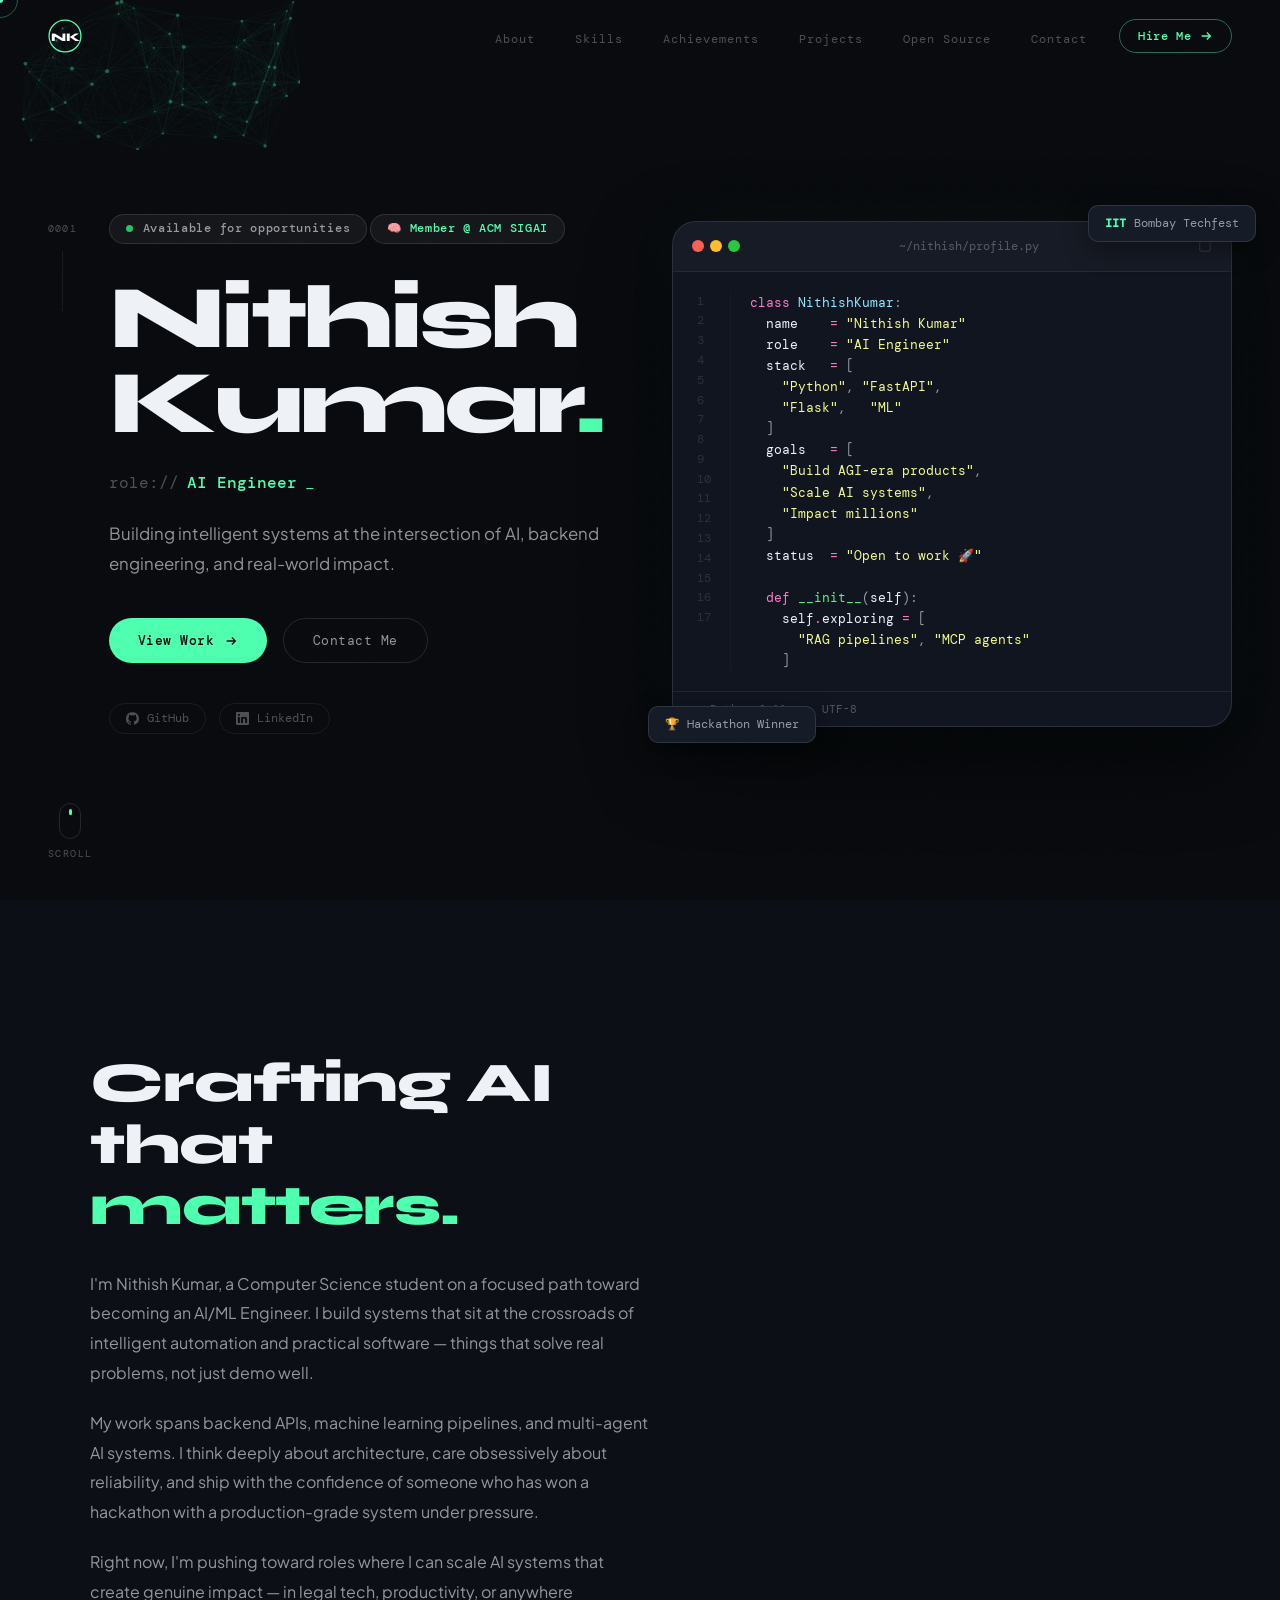
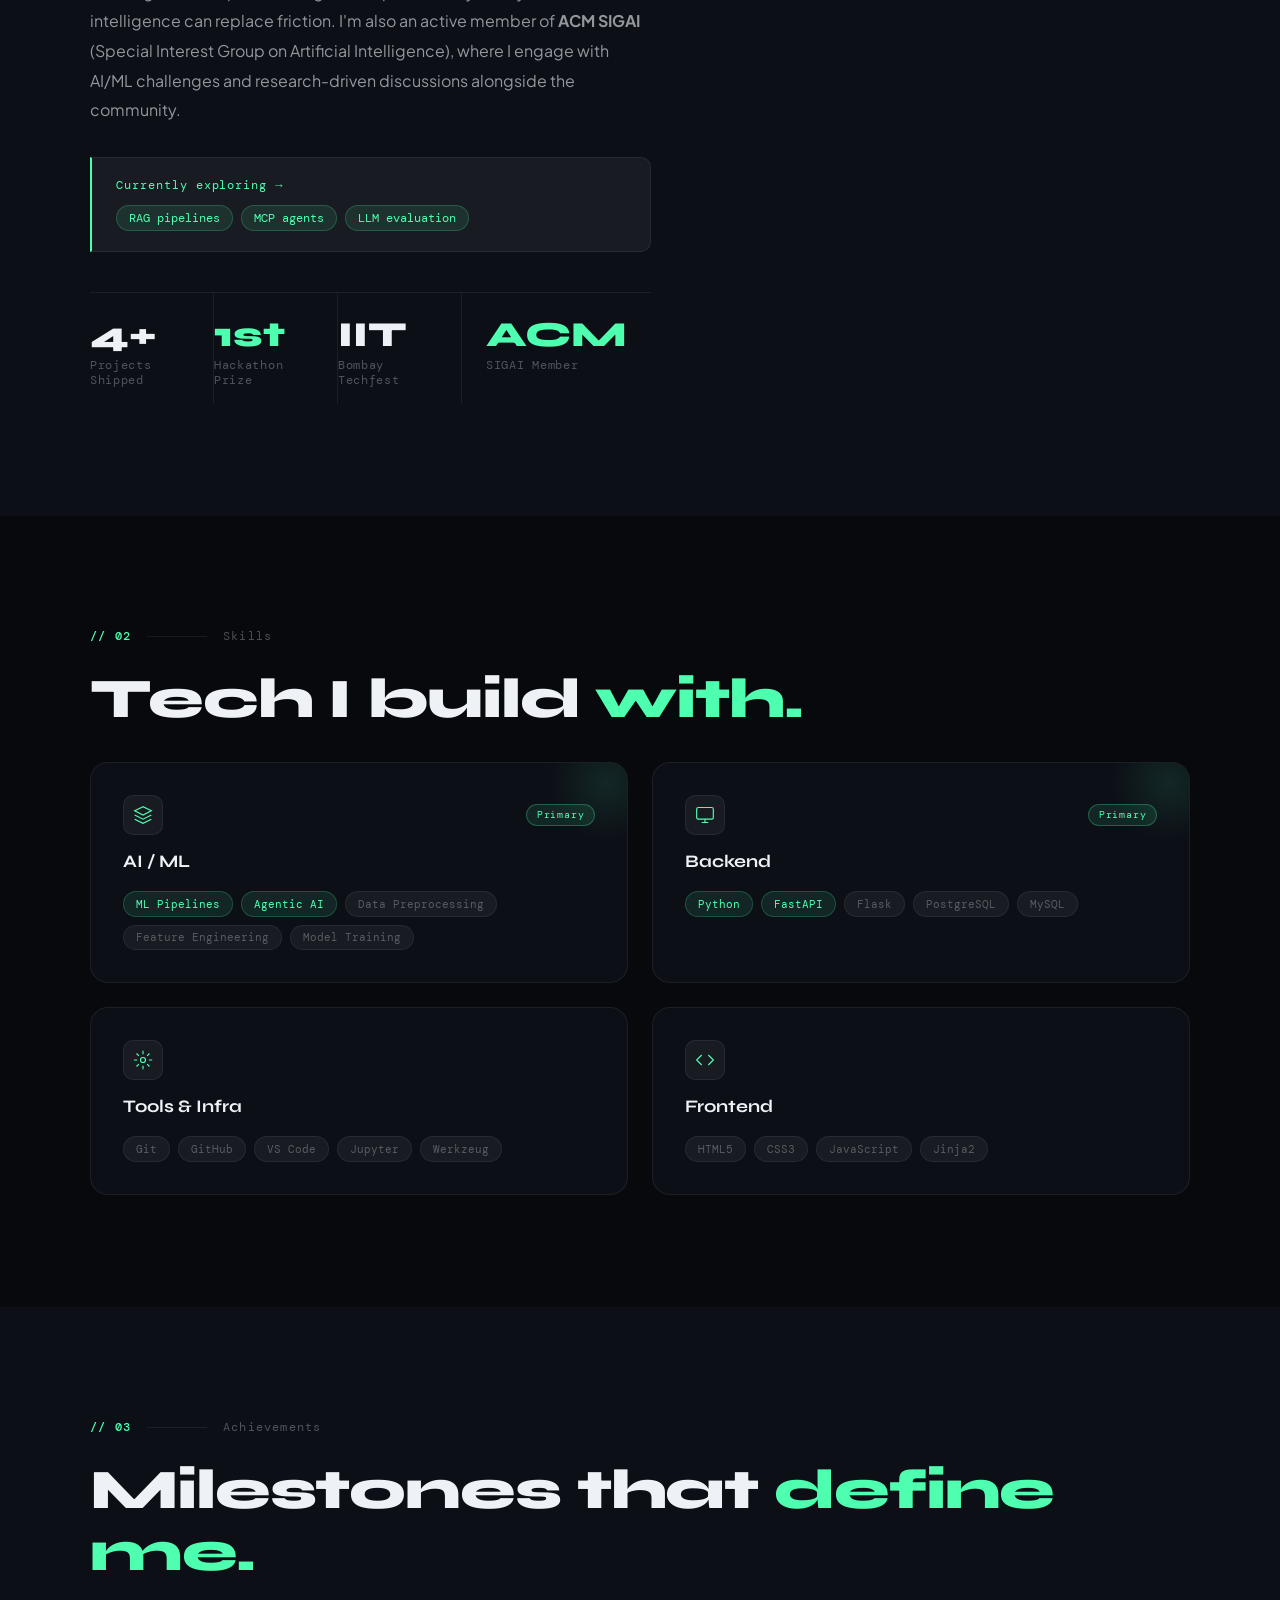
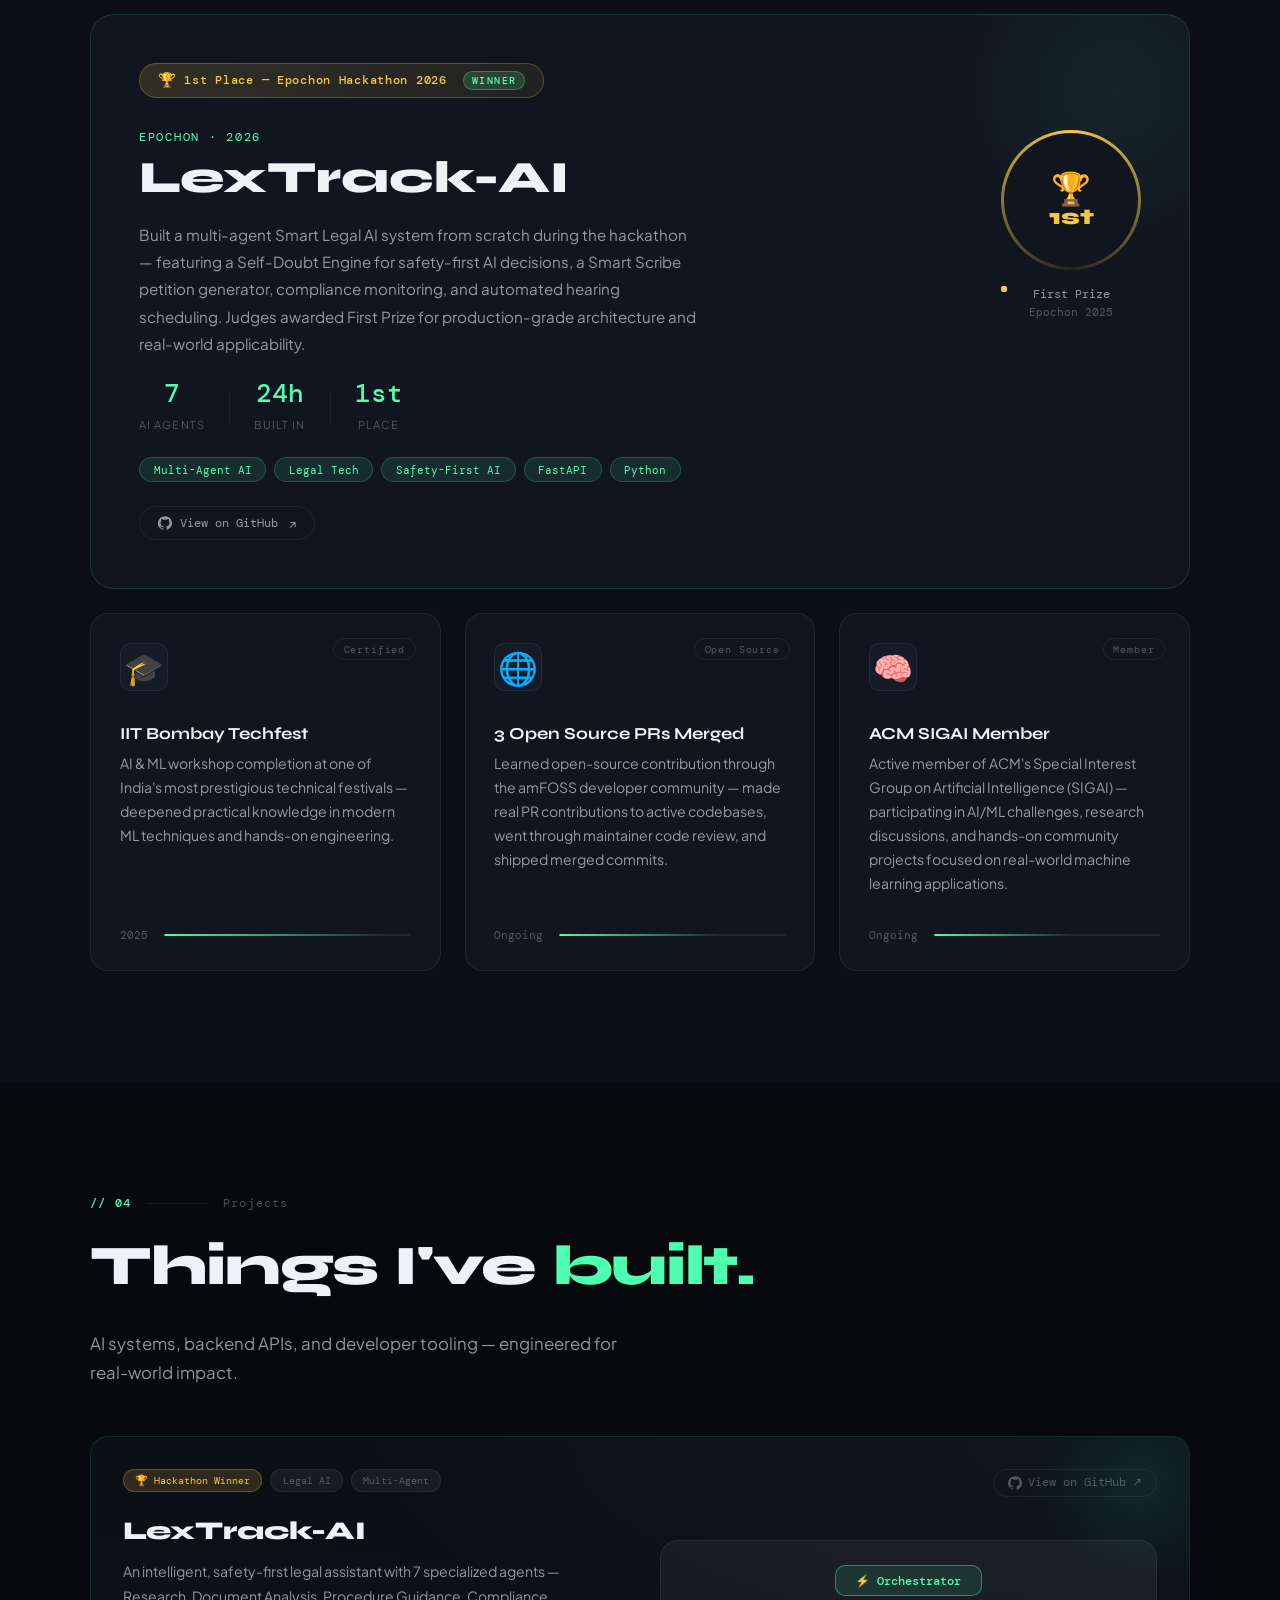
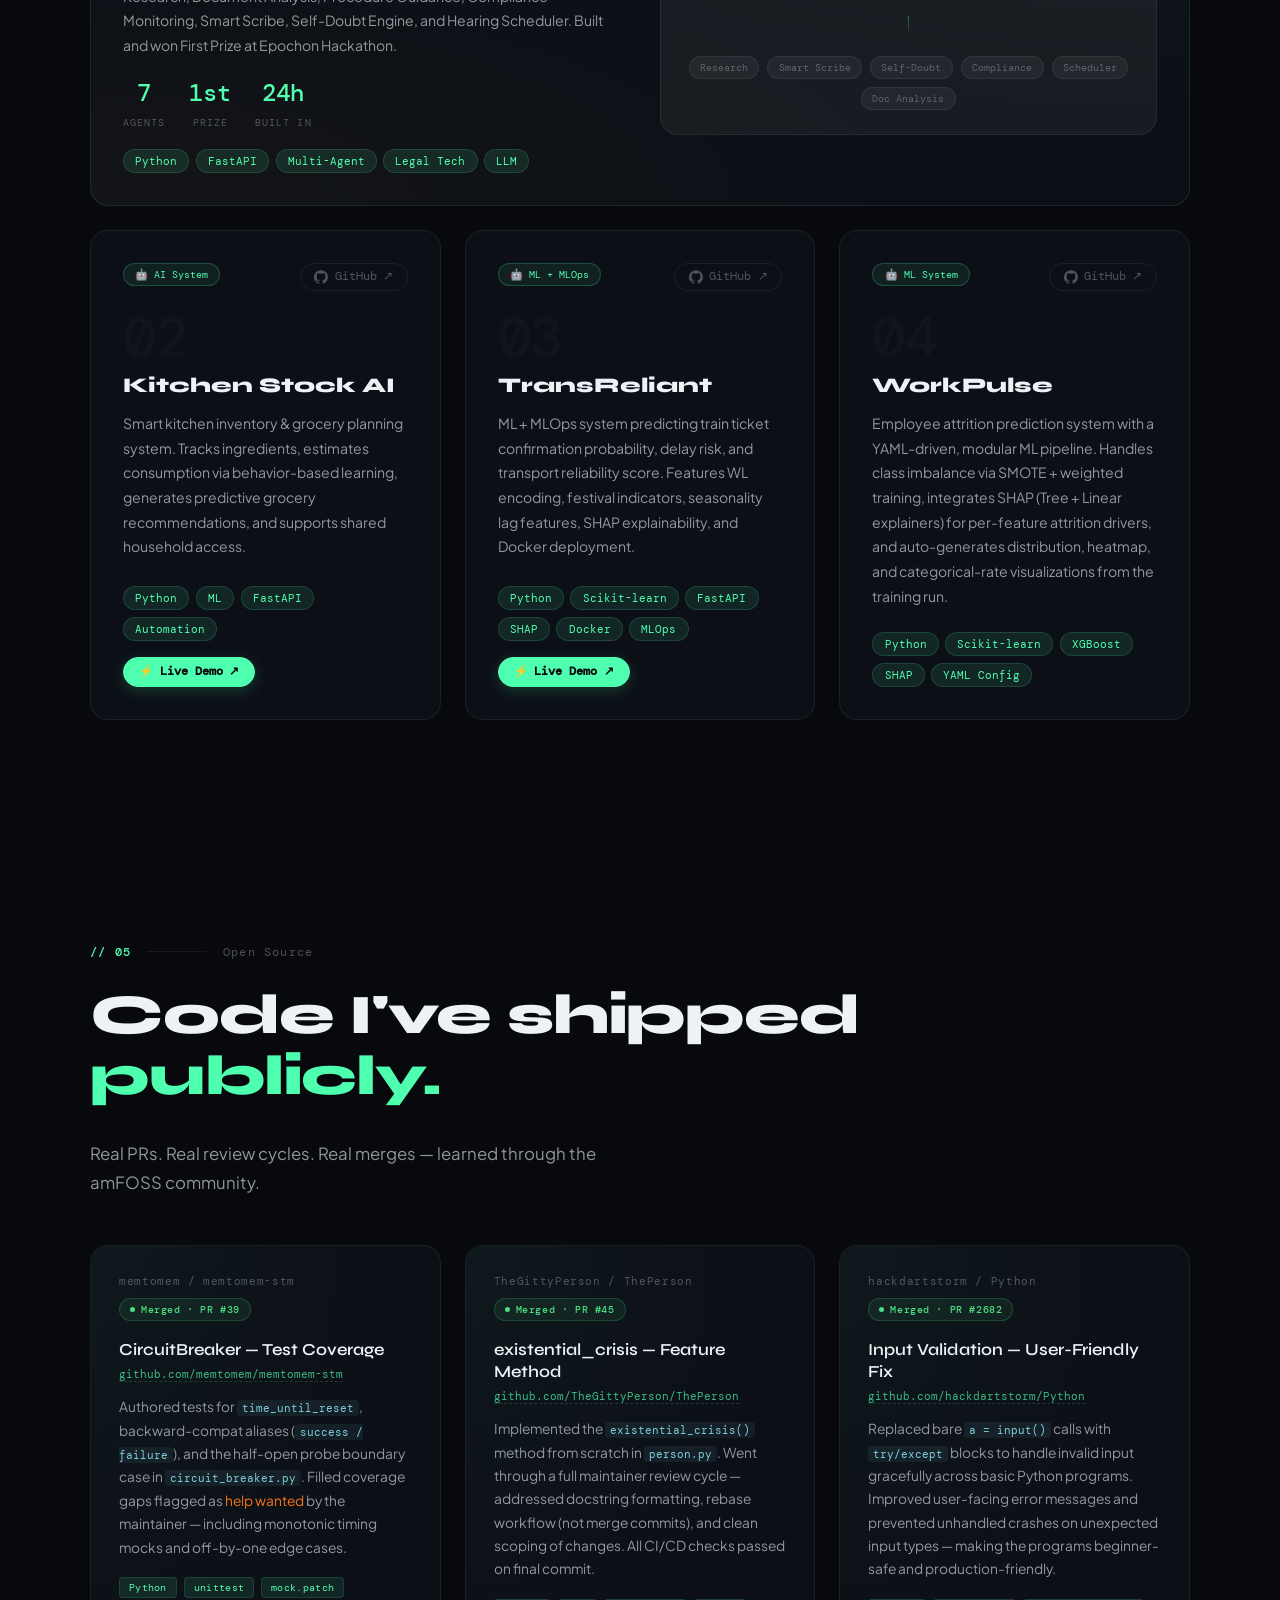
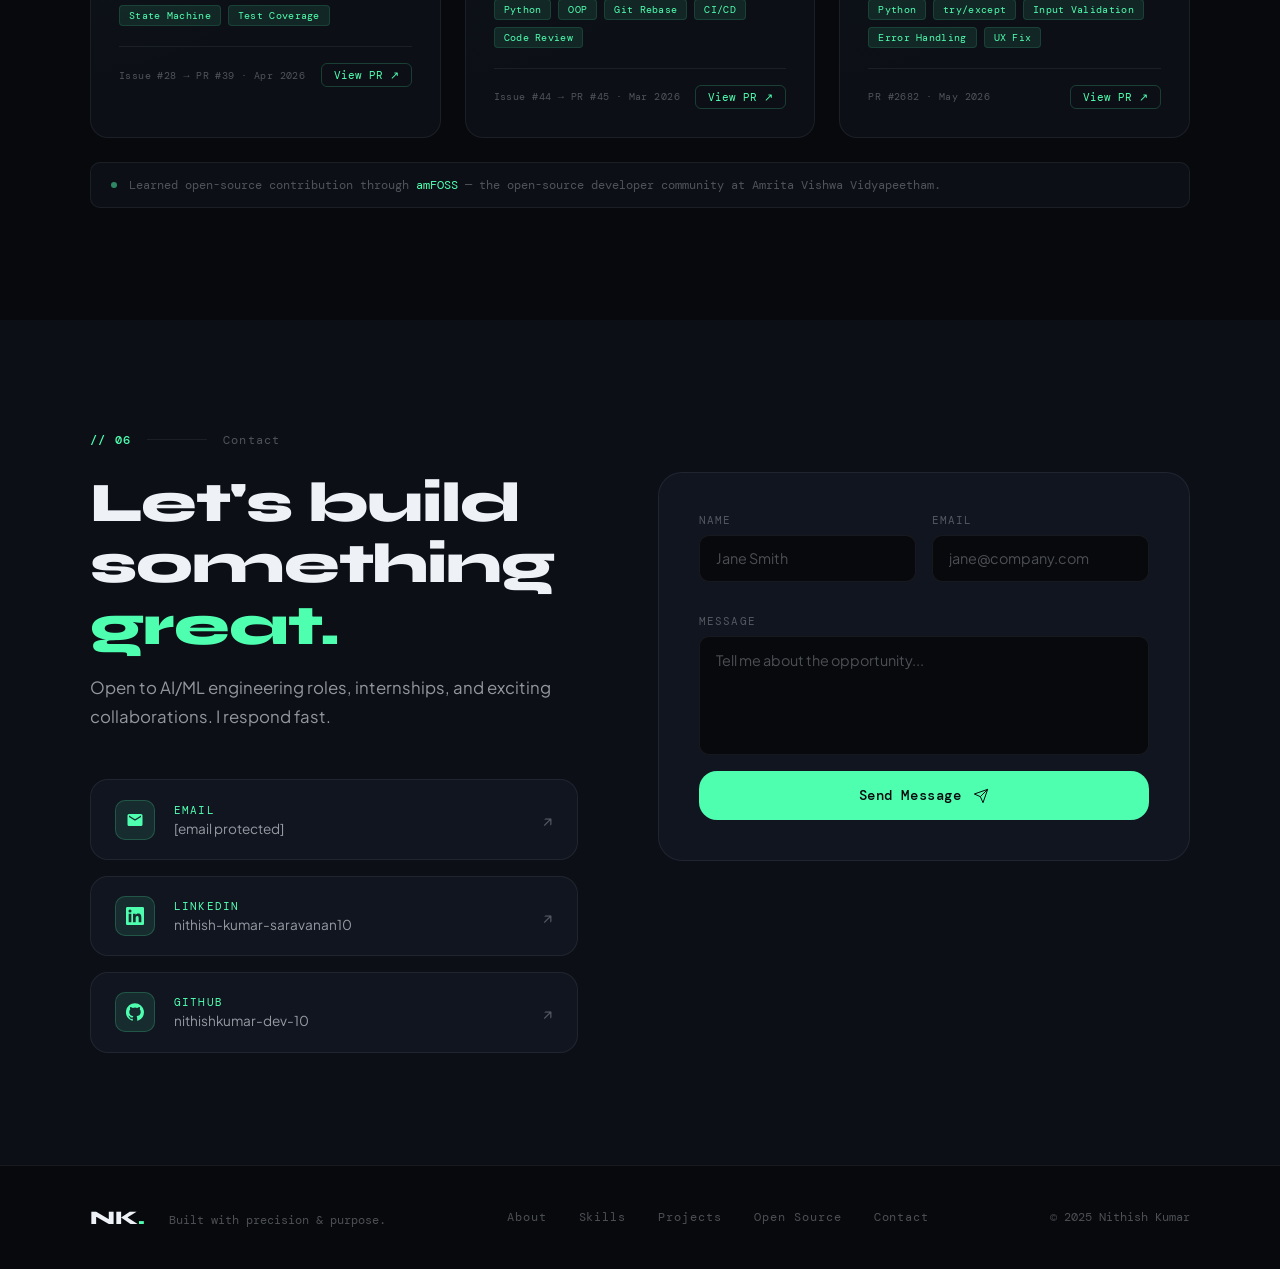
<file: index.html>
<!DOCTYPE html>
<html lang="en">
<head>
  <meta charset="UTF-8" />
  <meta name="viewport" content="width=device-width, initial-scale=1.0" />
  <title>Nithish Kumar — AI Engineer</title>
  <link rel="preconnect" href="https://fonts.googleapis.com">
  <link rel="preconnect" href="https://fonts.gstatic.com" crossorigin>
  <!-- Fonts load async — never blocks rendering -->
  <link href="https://fonts.googleapis.com/css2?family=DM+Mono:ital,wght@0,300;0,400;0,500;1,400&family=Syne:wght@400;500;600;700;800&family=Plus+Jakarta+Sans:wght@300;400;500;600&display=swap" rel="stylesheet" media="print" onload="this.media='all'">
  <noscript><link href="https://fonts.googleapis.com/css2?family=DM+Mono:ital,wght@0,300;0,400;0,500;1,400&family=Syne:wght@400;500;600;700;800&family=Plus+Jakarta+Sans:wght@300;400;500;600&display=swap" rel="stylesheet"></noscript>
  <link rel="stylesheet" href="style.css" />
  <link rel="icon" href="data:image/svg+xml,<svg xmlns='http://www.w3.org/2000/svg' viewBox='0 0 32 32'><circle cx='16' cy='16' r='16' fill='%2307090d'/><text x='16' y='21' text-anchor='middle' font-family='sans-serif' font-weight='900' font-size='12' fill='%234fffb0'>NK</text></svg>">
  <style>
    
    :root{--accent:#4fffb0}
    /* Critical: loader shown immediately, dismissed by JS */
    #loader{position:fixed;inset:0;background:#07090d;display:flex;align-items:center;justify-content:center;z-index:10000;transition:opacity .6s ease,visibility .6s}
    #loader.hidden{opacity:0;visibility:hidden;pointer-events:none}
    .loader-inner{text-align:center;display:flex;flex-direction:column;align-items:center;gap:1.5rem}
    .loader-logo{width:80px;height:80px}
    .loader-ring{animation:ringFill 1.2s ease forwards;transform-origin:center;transform:rotate(-90deg)}
    @keyframes ringFill{to{stroke-dashoffset:0}}
    .loader-text{font-family:monospace;font-size:.75rem;color:rgba(238,242,247,.3);letter-spacing:.15em;text-transform:uppercase}
    .loader-dots{color:#4fffb0}
  </style>
</head>
<body>

  <!-- LOADER -->
  <div id="loader">
    <div class="loader-inner">
      <svg class="loader-logo" viewBox="0 0 80 80" fill="none">
        <circle cx="40" cy="40" r="36" stroke="rgba(255,255,255,0.08)" stroke-width="1"/>
        <circle cx="40" cy="40" r="36" stroke="var(--accent)" stroke-width="1" stroke-dasharray="226" stroke-dashoffset="226" class="loader-ring"/>
        <text x="40" y="47" text-anchor="middle" font-family="Syne" font-weight="800" font-size="20" fill="white">NK</text>
      </svg>
      <p class="loader-text">Initializing<span class="loader-dots">...</span></p>
    </div>
  </div>

  <!-- CURSOR -->
  <div id="cursor"></div>
  <div id="cursor-follower"><div class="follower-dot"></div></div>

  <!-- NAVBAR -->
  <nav id="navbar">
    <a href="#hero" class="nav-logo">
      <svg viewBox="0 0 32 32" fill="none" class="logo-svg">
        <circle cx="16" cy="16" r="15" stroke="var(--accent)" stroke-width="1.2"/>
        <text x="16" y="21" text-anchor="middle" font-family="Syne" font-weight="800" font-size="11" fill="white">NK</text>
      </svg>
    </a>
    <ul class="nav-links">
      <li><a href="#about"        class="nav-link">About</a></li>
      <li><a href="#skills"       class="nav-link">Skills</a></li>
      <li><a href="#achievements" class="nav-link">Achievements</a></li>
      <li><a href="#projects"     class="nav-link">Projects</a></li>
      <li><a href="#opensource"   class="nav-link">Open Source</a></li>
      <li><a href="#contact"      class="nav-link">Contact</a></li>
    </ul>
    <a href="https://mail.google.com/mail/?view=cm&to=nithishkumar.dev10@gmail.com" target="_blank" rel="noopener" class="nav-cta">
      <span>Hire Me</span>
      <svg viewBox="0 0 16 16" fill="none" stroke="currentColor" stroke-width="1.5"><path d="M3 8h10M9 4l4 4-4 4"/></svg>
    </a>
    <button class="hamburger" id="hamburger" aria-label="Menu">
      <span></span><span></span>
    </button>
  </nav>

  <!-- MOBILE MENU -->
  <div class="mobile-menu" id="mobile-menu">
    <button class="mob-close" id="mob-close">
      <svg viewBox="0 0 24 24" fill="none" stroke="currentColor" stroke-width="1.5"><path d="M18 6L6 18M6 6l12 12"/></svg>
    </button>
    <ul>
      <li><a href="#about"        class="mob-link"><span>01</span>About</a></li>
      <li><a href="#skills"       class="mob-link"><span>02</span>Skills</a></li>
      <li><a href="#achievements" class="mob-link"><span>03</span>Achievements</a></li>
      <li><a href="#projects"     class="mob-link"><span>04</span>Projects</a></li>
      <li><a href="#opensource"   class="mob-link"><span>05</span>Open Source</a></li>
      <li><a href="#contact"      class="mob-link"><span>06</span>Contact</a></li>
    </ul>
    <a href="https://mail.google.com/mail/?view=cm&to=nithishkumar.dev10@gmail.com" target="_blank" rel="noopener" class="mob-cta">Get in touch →</a>
  </div>

 
  <section id="hero">
    <div class="hero-noise"></div>
    <canvas id="hero-canvas"></canvas>

    <div class="hero-left">
      <div class="hero-index">
        <span class="mono dim">0001</span>
        <div class="hero-line"></div>
      </div>
      <div class="hero-content reveal-up">
        <div class="hero-badge">
          <span class="badge-pulse"></span>
          <span class="mono">Available for opportunities</span>
        </div>
        <div class="hero-badge" style="margin-top:-1.4rem;">
          <span class="mono accent">🧠 Member @ ACM SIGAI</span>
        </div>
        <h1 class="hero-name">
          <span class="name-line">Nithish</span>
          <span class="name-line accent-line">Kumar<span class="accent-dot">.</span></span>
        </h1>
        <div class="hero-role">
          <span class="mono dim">role://</span>
          <span id="typed" class="typed-text"></span><span class="cursor-blink">_</span>
        </div>
        <p class="hero-tagline">Building intelligent systems at the intersection of AI, backend engineering, and real-world impact.</p>
        <div class="hero-actions">
          <a href="#projects" class="btn-primary-pill">
            View Work
            <svg viewBox="0 0 16 16" fill="none" stroke="currentColor" stroke-width="1.5"><path d="M3 8h10M9 4l4 4-4 4"/></svg>
          </a>
          <a href="#contact" class="btn-ghost-pill">Contact Me</a>
        </div>
        <div class="hero-socials">
          <a href="https://github.com/nithishkumar-dev-10" target="_blank" rel="noopener" class="social-pill" aria-label="GitHub">
            <svg viewBox="0 0 24 24" fill="currentColor"><path d="M12 .3a12 12 0 0 0-3.8 23.4c.6.1.8-.3.8-.6v-2c-3.3.7-4-1.6-4-1.6-.5-1.4-1.3-1.8-1.3-1.8-1.1-.7.1-.7.1-.7 1.2.1 1.8 1.2 1.8 1.2 1 1.8 2.8 1.3 3.5 1 .1-.8.4-1.3.8-1.6-2.7-.3-5.5-1.3-5.5-5.9 0-1.3.5-2.4 1.2-3.2-.1-.3-.5-1.5.1-3.2 0 0 1-.3 3.3 1.2a11.5 11.5 0 0 1 6 0c2.3-1.5 3.3-1.2 3.3-1.2.6 1.7.2 2.9.1 3.2.8.8 1.2 1.9 1.2 3.2 0 4.6-2.8 5.6-5.5 5.9.4.4.8 1.1.8 2.2v3.3c0 .3.2.7.8.6A12 12 0 0 0 12 .3"/></svg>
            GitHub
          </a>
          <a href="https://www.linkedin.com/in/nithish-kumar-saravanan10/" target="_blank" rel="noopener" class="social-pill" aria-label="LinkedIn">
            <svg viewBox="0 0 24 24" fill="currentColor"><path d="M20.45 20.45h-3.55v-5.57c0-1.33-.03-3.04-1.85-3.04-1.85 0-2.13 1.44-2.13 2.94v5.67H9.37V9h3.41v1.56h.05c.48-.9 1.64-1.85 3.37-1.85 3.6 0 4.27 2.37 4.27 5.45v6.29zM5.34 7.43a2.06 2.06 0 1 1 0-4.12 2.06 2.06 0 0 1 0 4.12zM7.12 20.45H3.56V9h3.56v11.45zM22.22 0H1.77C.79 0 0 .77 0 1.73v20.54C0 23.23.79 24 1.77 24h20.45c.98 0 1.78-.77 1.78-1.73V1.73C24 .77 23.2 0 22.22 0z"/></svg>
            LinkedIn
          </a>
        </div>
      </div>
    </div>

    <div class="hero-right reveal-up" style="--delay:0.2s">
      <div class="terminal-window">
        <div class="term-bar">
          <div class="term-dots">
            <span class="td red"></span>
            <span class="td yellow"></span>
            <span class="td green"></span>
          </div>
          <span class="term-title mono">~/nithish/profile.py</span>
          <div class="term-controls">
            <svg viewBox="0 0 16 16" fill="none" stroke="currentColor" stroke-width="1.2" width="14" height="14"><rect x="2" y="2" width="12" height="12" rx="2"/></svg>
          </div>
        </div>
        <div class="term-body">
          <div class="line-nums" aria-hidden="true">
            <span>1</span><span>2</span><span>3</span><span>4</span><span>5</span>
            <span>6</span><span>7</span><span>8</span><span>9</span><span>10</span>
            <span>11</span><span>12</span><span>13</span><span>14</span><span>15</span>
            <span>16</span><span>17</span>
          </div>
          <pre class="term-code"><span class="t-kw">class</span> <span class="t-cls">NithishKumar</span><span class="t-punc">:</span>
  name    <span class="t-op">=</span> <span class="t-str">"Nithish Kumar"</span>
  role    <span class="t-op">=</span> <span class="t-str">"AI Engineer"</span>
  stack   <span class="t-op">=</span> <span class="t-punc">[</span>
    <span class="t-str">"Python"</span><span class="t-punc">,</span> <span class="t-str">"FastAPI"</span><span class="t-punc">,</span>
    <span class="t-str">"Flask"</span><span class="t-punc">,</span>   <span class="t-str">"ML"</span>
  <span class="t-punc">]</span>
  goals   <span class="t-op">=</span> <span class="t-punc">[</span>
    <span class="t-str">"Build AGI-era products"</span><span class="t-punc">,</span>
    <span class="t-str">"Scale AI systems"</span><span class="t-punc">,</span>
    <span class="t-str">"Impact millions"</span>
  <span class="t-punc">]</span>
  status  <span class="t-op">=</span> <span class="t-str">"Open to work 🚀"</span>

  <span class="t-kw">def</span> <span class="t-fn">__init__</span><span class="t-punc">(</span>self<span class="t-punc">):</span>
    self<span class="t-op">.</span>exploring <span class="t-op">=</span> <span class="t-punc">[</span>
      <span class="t-str">"RAG pipelines"</span><span class="t-punc">,</span> <span class="t-str">"MCP agents"</span>
    <span class="t-punc">]</span></pre>
        </div>
        <div class="term-footer mono">
          <span class="t-green">●</span> Python 3.11 &nbsp;·&nbsp; <span class="dim">UTF-8</span>
        </div>
      </div>
      <!-- Floating badges -->
      <div class="hero-float-badge fb-1 reveal-up" style="--delay:0.5s">
        <span class="t-gold">🏆</span> Hackathon Winner
      </div>
      <div class="hero-float-badge fb-2 reveal-up" style="--delay:0.65s">
        <span>IIT</span> Bombay Techfest
      </div>
    </div>

    <div class="hero-scroll-cue">
      <div class="scroll-mouse">
        <div class="scroll-wheel"></div>
      </div>
      <span class="mono">scroll</span>
    </div>
  </section>

  <!-- ══════════════ ABOUT ══════════════ -->
  <section id="about">
    <div class="container">
      <div class="section-eyebrow reveal-up">
        <span class="mono accent">// 01</span>
        <span class="eyebrow-line"></span>
        <span>About</span>
      </div>
      <div class="about-grid">
        <div class="about-text reveal-up">
          <h2 class="section-heading">Crafting AI that <em>matters.</em></h2>
          <p>I'm Nithish Kumar, a Computer Science student on a focused path toward becoming an AI/ML Engineer. I build systems that sit at the crossroads of intelligent automation and practical software — things that solve real problems, not just demo well.</p>
          <p>My work spans backend APIs, machine learning pipelines, and multi-agent AI systems. I think deeply about architecture, care obsessively about reliability, and ship with the confidence of someone who has won a hackathon with a production-grade system under pressure.</p>
          <p>Right now, I'm pushing toward roles where I can scale AI systems that create genuine impact — in legal tech, productivity, or anywhere intelligence can replace friction. I'm also an active member of <strong>ACM SIGAI</strong> (Special Interest Group on Artificial Intelligence), where I engage with AI/ML challenges and research-driven discussions alongside the community.</p>

          <div class="currently-block">
            <span class="mono accent cb-label">Currently exploring →</span>
            <div class="cb-items">
              <span>RAG pipelines</span>
              <span>MCP agents</span>
              <span>LLM evaluation</span>
            </div>
          </div>

          <div class="about-stats">
            <div class="stat-block reveal-up" style="--delay:0.1s">
              <div class="stat-value">4+</div>
              <div class="stat-desc">Projects Shipped</div>
            </div>
            <div class="stat-block reveal-up" style="--delay:0.2s">
              <div class="stat-value accent">1st</div>
              <div class="stat-desc">Hackathon Prize</div>
            </div>
            <div class="stat-block reveal-up" style="--delay:0.3s">
              <div class="stat-value">IIT</div>
              <div class="stat-desc">Bombay Techfest</div>
            </div>
            <div class="stat-block reveal-up" style="--delay:0.4s">
              <div class="stat-value accent">ACM</div>
              <div class="stat-desc">SIGAI Member</div>
            </div>
          </div>
        </div>

        <div class="about-diagram reveal-up" style="--delay:0.3s">
          <div class="arch-card">
            <div class="arch-header">
              <span class="mono dim">system_architecture.svg</span>
            </div>
            <div class="arch-body">
              <!-- Agent flow diagram for LexTrack -->
              <div class="arch-node top-node">
                <span class="arch-label mono">User Query</span>
              </div>
              <div class="arch-arrow-down"></div>
              <div class="arch-node center-node accent-node">
                <span class="arch-icon">⚡</span>
                <span class="arch-label mono">Orchestrator</span>
              </div>
              <div class="arch-branches">
                <div class="arch-branch">
                  <div class="arch-micro-node">Research</div>
                  <div class="arch-micro-node">Smart Scribe</div>
                  <div class="arch-micro-node">Self-Doubt Engine</div>
                </div>
                <div class="arch-branch">
                  <div class="arch-micro-node">Compliance</div>
                  <div class="arch-micro-node">Hearing Scheduler</div>
                  <div class="arch-micro-node">Doc Analysis</div>
                </div>
              </div>
              <div class="arch-footer-label mono dim">LexTrack-AI · 7 Agent System</div>
            </div>
          </div>
        </div>
      </div>
    </div>
  </section>

  <!-- ══════════════ SKILLS ══════════════ -->
  <section id="skills">
    <div class="container">
      <div class="section-eyebrow reveal-up">
        <span class="mono accent">// 02</span>
        <span class="eyebrow-line"></span>
        <span>Skills</span>
      </div>
      <h2 class="section-heading reveal-up">Tech I build <em>with.</em></h2>

      <div class="skills-grid">

        <div class="skill-card sk-ai reveal-up" style="--delay:0s">
          <div class="sk-glow"></div>
          <div class="sk-header">
            <div class="sk-icon">
              <svg viewBox="0 0 24 24" fill="none" stroke="currentColor" stroke-width="1.4"><path d="M12 2L2 7l10 5 10-5-10-5z"/><path d="M2 17l10 5 10-5"/><path d="M2 12l10 5 10-5"/></svg>
            </div>
            <div class="sk-priority">Primary</div>
          </div>
          <h3>AI / ML</h3>
          <div class="skill-pills">
            <span class="pill accent-pill">ML Pipelines</span>
            <span class="pill accent-pill">Agentic AI</span>
            <span class="pill">Data Preprocessing</span>
            <span class="pill">Feature Engineering</span>
            <span class="pill">Model Training</span>
          </div>
        </div>

        <div class="skill-card sk-backend reveal-up" style="--delay:0.1s">
          <div class="sk-glow"></div>
          <div class="sk-header">
            <div class="sk-icon">
              <svg viewBox="0 0 24 24" fill="none" stroke="currentColor" stroke-width="1.4"><rect x="2" y="3" width="20" height="14" rx="2"/><line x1="8" y1="21" x2="16" y2="21"/><line x1="12" y1="17" x2="12" y2="21"/></svg>
            </div>
            <div class="sk-priority">Primary</div>
          </div>
          <h3>Backend</h3>
          <div class="skill-pills">
            <span class="pill accent-pill">Python</span>
            <span class="pill accent-pill">FastAPI</span>
            <span class="pill">Flask</span>
            <span class="pill">PostgreSQL</span>
            <span class="pill">MySQL</span>
          </div>
        </div>

        <div class="skill-card reveal-up" style="--delay:0.2s">
          <div class="sk-header">
            <div class="sk-icon">
              <svg viewBox="0 0 24 24" fill="none" stroke="currentColor" stroke-width="1.4"><circle cx="12" cy="12" r="3"/><path d="M12 1v4M12 19v4M4.22 4.22l2.83 2.83M16.95 16.95l2.83 2.83M1 12h4M19 12h4M4.22 19.78l2.83-2.83M16.95 7.05l2.83-2.83"/></svg>
            </div>
          </div>
          <h3>Tools & Infra</h3>
          <div class="skill-pills">
            <span class="pill">Git</span>
            <span class="pill">GitHub</span>
            <span class="pill">VS Code</span>
            <span class="pill">Jupyter</span>
            <span class="pill">Werkzeug</span>
          </div>
        </div>

        <div class="skill-card reveal-up" style="--delay:0.3s">
          <div class="sk-header">
            <div class="sk-icon">
              <svg viewBox="0 0 24 24" fill="none" stroke="currentColor" stroke-width="1.4"><polyline points="16 18 22 12 16 6"/><polyline points="8 6 2 12 8 18"/></svg>
            </div>
          </div>
          <h3>Frontend</h3>
          <div class="skill-pills">
            <span class="pill">HTML5</span>
            <span class="pill">CSS3</span>
            <span class="pill">JavaScript</span>
            <span class="pill">Jinja2</span>
          </div>
        </div>

      </div>
    </div>
  </section>

  <!-- ══════════════ ACHIEVEMENTS ══════════════ -->
  <section id="achievements">
    <div class="container">
      <div class="section-eyebrow reveal-up">
        <span class="mono accent">// 03</span>
        <span class="eyebrow-line"></span>
        <span>Achievements</span>
      </div>
      <h2 class="section-heading reveal-up">Milestones that <em>define me.</em></h2>

      <!-- HERO ACHIEVEMENT -->
      <div class="ach-hero reveal-up">
        <div class="ach-hero-glow"></div>
        <div class="ach-hero-particles">
          <span class="ach-particle"></span>
          <span class="ach-particle"></span>
          <span class="ach-particle"></span>
        </div>
        <div class="ach-ribbon">
          <span class="ribbon-icon">🏆</span>
          <span>1st Place — Epochon Hackathon 2026</span>
          <span class="ribbon-live mono">WINNER</span>
        </div>
        <div class="ach-hero-body">
          <div class="ach-left">
            <p class="ach-event mono">EPOCHON · 2026</p>
            <h3>LexTrack-AI</h3>
            <p class="ach-desc">Built a multi-agent Smart Legal AI system from scratch during the hackathon — featuring a Self-Doubt Engine for safety-first AI decisions, a Smart Scribe petition generator, compliance monitoring, and automated hearing scheduling. Judges awarded First Prize for production-grade architecture and real-world applicability.</p>
            <div class="ach-meta-row">
              <div class="ach-meta-item">
                <span class="ach-meta-val mono">7</span>
                <span class="ach-meta-label">AI Agents</span>
              </div>
              <div class="ach-meta-divider"></div>
              <div class="ach-meta-item">
                <span class="ach-meta-val mono">24h</span>
                <span class="ach-meta-label">Built in</span>
              </div>
              <div class="ach-meta-divider"></div>
              <div class="ach-meta-item">
                <span class="ach-meta-val mono">1st</span>
                <span class="ach-meta-label">Place</span>
              </div>
            </div>
            <div class="ach-pills">
              <span>Multi-Agent AI</span>
              <span>Legal Tech</span>
              <span>Safety-First AI</span>
              <span>FastAPI</span>
              <span>Python</span>
            </div>
            <a href="https://github.com/nithishkumar-dev-10/lextrack-ai" target="_blank" rel="noopener" class="ach-gh-link">
              <svg viewBox="0 0 24 24" fill="currentColor" width="14" height="14"><path d="M12 .3a12 12 0 0 0-3.8 23.4c.6.1.8-.3.8-.6v-2c-3.3.7-4-1.6-4-1.6-.5-1.4-1.3-1.8-1.3-1.8-1.1-.7.1-.7.1-.7 1.2.1 1.8 1.2 1.8 1.2 1 1.8 2.8 1.3 3.5 1 .1-.8.4-1.3.8-1.6-2.7-.3-5.5-1.3-5.5-5.9 0-1.3.5-2.4 1.2-3.2-.1-.3-.5-1.5.1-3.2 0 0 1-.3 3.3 1.2a11.5 11.5 0 0 1 6 0c2.3-1.5 3.3-1.2 3.3-1.2.6 1.7.2 2.9.1 3.2.8.8 1.2 1.9 1.2 3.2 0 4.6-2.8 5.6-5.5 5.9.4.4.8 1.1.8 2.2v3.3c0 .3.2.7.8.6A12 12 0 0 0 12 .3"/></svg>
              <span class="mono">View on GitHub</span>
              <span class="ach-gh-arrow">↗</span>
            </a>
          </div>
          <div class="ach-right">
            <div class="trophy-display">
              <div class="trophy-orbit">
                <div class="trophy-ring">
                  <div class="trophy-inner">
                    <span class="trophy-emoji">🏆</span>
                    <span class="trophy-rank">1st</span>
                  </div>
                </div>
                <div class="orbit-dot od1"></div>
                <div class="orbit-dot od2"></div>
                <div class="orbit-dot od3"></div>
              </div>
              <p class="trophy-name mono">First Prize</p>
              <p class="trophy-event mono dim">Epochon 2025</p>
            </div>
          </div>
        </div>
      </div>

      <!-- SECONDARY ACHIEVEMENTS -->
      <div class="ach-row">
        <div class="ach-card reveal-up" style="--delay:0.1s">
          <div class="ach-card-top">
            <div class="ach-card-icon-wrap">
              <span class="ach-card-icon">🎓</span>
            </div>
            <div class="ach-card-tag mono">Certified</div>
          </div>
          <div class="ach-card-body">
            <h4>IIT Bombay Techfest</h4>
            <p>AI & ML workshop completion at one of India's most prestigious technical festivals — deepened practical knowledge in modern ML techniques and hands-on engineering.</p>
          </div>
          <div class="ach-card-footer">
            <span class="ach-card-year mono dim">2025</span>
            <div class="ach-card-bar"><div class="ach-card-fill" style="width:90%"></div></div>
          </div>
        </div>
        <div class="ach-card reveal-up" style="--delay:0.2s">
          <div class="ach-card-top">
            <div class="ach-card-icon-wrap">
              <span class="ach-card-icon">🌐</span>
            </div>
            <div class="ach-card-tag mono">Open Source</div>
          </div>
          <div class="ach-card-body">
            <h4>3 Open Source PRs Merged</h4>
            <p>Learned open-source contribution through the amFOSS developer community — made real PR contributions to active codebases, went through maintainer code review, and shipped merged commits.</p>
          </div>
          <div class="ach-card-footer">
            <span class="ach-card-year mono dim">Ongoing</span>
            <div class="ach-card-bar"><div class="ach-card-fill" style="width:70%"></div></div>
          </div>
        </div>
        <div class="ach-card reveal-up" style="--delay:0.3s">
          <div class="ach-card-top">
            <div class="ach-card-icon-wrap">
              <span class="ach-card-icon">🧠</span>
            </div>
            <div class="ach-card-tag mono">Member</div>
          </div>
          <div class="ach-card-body">
            <h4>ACM SIGAI Member</h4>
            <p>Active member of ACM's Special Interest Group on Artificial Intelligence (SIGAI) — participating in AI/ML challenges, research discussions, and hands-on community projects focused on real-world machine learning applications.</p>
          </div>
          <div class="ach-card-footer">
            <span class="ach-card-year mono dim">Ongoing</span>
            <div class="ach-card-bar"><div class="ach-card-fill" style="width:60%"></div></div>
          </div>
        </div>
      </div>
    </div>
  </section>

  <!-- ══════════════ PROJECTS ══════════════ -->
  <section id="projects">
    <div class="container">
      <div class="section-eyebrow reveal-up">
        <span class="mono accent">// 04</span>
        <span class="eyebrow-line"></span>
        <span>Projects</span>
      </div>
      <h2 class="section-heading reveal-up">Things I've <em>built.</em></h2>
      <p class="section-sub reveal-up">AI systems, backend APIs, and developer tooling — engineered for real-world impact.</p>

      <div class="projects-grid">

        <!-- FEATURED: LexTrack-AI -->
        <div class="proj-card featured reveal-up">
          <div class="proj-glow"></div>
          <div class="proj-featured-bg"></div>
          <div class="proj-top">
            <div class="proj-badges">
              <span class="pbadge gold">🏆 Hackathon Winner</span>
              <span class="pbadge">Legal AI</span>
              <span class="pbadge">Multi-Agent</span>
            </div>
            <a href="https://github.com/nithishkumar-dev-10/lextrack-ai" target="_blank" rel="noopener" class="proj-gh-btn-pro" aria-label="GitHub">
              <svg viewBox="0 0 24 24" fill="currentColor" width="14" height="14"><path d="M12 .3a12 12 0 0 0-3.8 23.4c.6.1.8-.3.8-.6v-2c-3.3.7-4-1.6-4-1.6-.5-1.4-1.3-1.8-1.3-1.8-1.1-.7.1-.7.1-.7 1.2.1 1.8 1.2 1.8 1.2 1 1.8 2.8 1.3 3.5 1 .1-.8.4-1.3.8-1.6-2.7-.3-5.5-1.3-5.5-5.9 0-1.3.5-2.4 1.2-3.2-.1-.3-.5-1.5.1-3.2 0 0 1-.3 3.3 1.2a11.5 11.5 0 0 1 6 0c2.3-1.5 3.3-1.2 3.3-1.2.6 1.7.2 2.9.1 3.2.8.8 1.2 1.9 1.2 3.2 0 4.6-2.8 5.6-5.5 5.9.4.4.8 1.1.8 2.2v3.3c0 .3.2.7.8.6A12 12 0 0 0 12 .3"/></svg>
              <span class="mono">View on GitHub</span>
              <span>↗</span>
            </a>
          </div>
          <div class="proj-featured-content">
            <div class="proj-featured-left">
              <h3>LexTrack-AI</h3>
              <p>An intelligent, safety-first legal assistant with 7 specialized agents — Research, Document Analysis, Procedure Guidance, Compliance Monitoring, Smart Scribe, Self-Doubt Engine, and Hearing Scheduler. Built and won First Prize at Epochon Hackathon.</p>
              <div class="proj-stats-row">
                <div class="proj-stat"><span class="proj-stat-val">7</span><span class="proj-stat-lbl mono">Agents</span></div>
                <div class="proj-stat"><span class="proj-stat-val">1st</span><span class="proj-stat-lbl mono">Prize</span></div>
                <div class="proj-stat"><span class="proj-stat-val">24h</span><span class="proj-stat-lbl mono">Built in</span></div>
              </div>
              <div class="proj-stack">
                <span>Python</span><span>FastAPI</span><span>Multi-Agent</span><span>Legal Tech</span><span>LLM</span>
              </div>
            </div>
            <div class="proj-featured-right">
              <div class="proj-arch">
                <div class="pa-node pa-center">⚡ Orchestrator</div>
                <div class="pa-connector-line"></div>
                <div class="pa-agents">
                  <span>Research</span>
                  <span>Smart Scribe</span>
                  <span>Self-Doubt</span>
                  <span>Compliance</span>
                  <span>Scheduler</span>
                  <span>Doc Analysis</span>
                </div>
              </div>
            </div>
          </div>
        </div>

        <!-- CARD 2: Kitchen Stock AI -->
        <div class="proj-card reveal-up" style="--delay:0.1s">
          <div class="proj-top">
            <div class="proj-badges"><span class="pbadge ai-badge">🤖 AI System</span></div>
            <a href="https://github.com/nithishkumar-dev-10/kitchenstock-ai" target="_blank" rel="noopener" class="proj-gh-btn-pro" aria-label="GitHub">
              <svg viewBox="0 0 24 24" fill="currentColor" width="14" height="14"><path d="M12 .3a12 12 0 0 0-3.8 23.4c.6.1.8-.3.8-.6v-2c-3.3.7-4-1.6-4-1.6-.5-1.4-1.3-1.8-1.3-1.8-1.1-.7.1-.7.1-.7 1.2.1 1.8 1.2 1.8 1.2 1 1.8 2.8 1.3 3.5 1 .1-.8.4-1.3.8-1.6-2.7-.3-5.5-1.3-5.5-5.9 0-1.3.5-2.4 1.2-3.2-.1-.3-.5-1.5.1-3.2 0 0 1-.3 3.3 1.2a11.5 11.5 0 0 1 6 0c2.3-1.5 3.3-1.2 3.3-1.2.6 1.7.2 2.9.1 3.2.8.8 1.2 1.9 1.2 3.2 0 4.6-2.8 5.6-5.5 5.9.4.4.8 1.1.8 2.2v3.3c0 .3.2.7.8.6A12 12 0 0 0 12 .3"/></svg>
              <span class="mono">GitHub</span>
              <span>↗</span>
            </a>
          </div>
          <div class="proj-number mono dim">02</div>
          <h3>Kitchen Stock AI</h3>
          <p>Smart kitchen inventory & grocery planning system. Tracks ingredients, estimates consumption via behavior-based learning, generates predictive grocery recommendations, and supports shared household access.</p>
          <div class="proj-stack">
            <span>Python</span><span>ML</span><span>FastAPI</span><span>Automation</span>
          </div>
          <div class="proj-links-row">
            <a href="https://kitchenstock-ai.onrender.com/login.html" target="_blank" rel="noopener" class="proj-demo-btn">
              <span>⚡</span><span>Live Demo</span><span>↗</span>
            </a>
          </div>
        </div>

        <!-- CARD 3: TransReliant -->
        <div class="proj-card reveal-up" style="--delay:0.2s">
          <div class="proj-top">
            <div class="proj-badges"><span class="pbadge ai-badge">🤖 ML + MLOps</span></div>
            <a href="https://github.com/nithishkumar-dev-10/TransReliant" target="_blank" rel="noopener" class="proj-gh-btn-pro" aria-label="GitHub">
              <svg viewBox="0 0 24 24" fill="currentColor" width="14" height="14"><path d="M12 .3a12 12 0 0 0-3.8 23.4c.6.1.8-.3.8-.6v-2c-3.3.7-4-1.6-4-1.6-.5-1.4-1.3-1.8-1.3-1.8-1.1-.7.1-.7.1-.7 1.2.1 1.8 1.2 1.8 1.2 1 1.8 2.8 1.3 3.5 1 .1-.8.4-1.3.8-1.6-2.7-.3-5.5-1.3-5.5-5.9 0-1.3.5-2.4 1.2-3.2-.1-.3-.5-1.5.1-3.2 0 0 1-.3 3.3 1.2a11.5 11.5 0 0 1 6 0c2.3-1.5 3.3-1.2 3.3-1.2.6 1.7.2 2.9.1 3.2.8.8 1.2 1.9 1.2 3.2 0 4.6-2.8 5.6-5.5 5.9.4.4.8 1.1.8 2.2v3.3c0 .3.2.7.8.6A12 12 0 0 0 12 .3"/></svg>
              <span class="mono">GitHub</span>
              <span>↗</span>
            </a>
          </div>
          <div class="proj-number mono dim">03</div>
          <h3>TransReliant</h3>
          <p>ML + MLOps system predicting train ticket confirmation probability, delay risk, and transport reliability score. Features WL encoding, festival indicators, seasonality lag features, SHAP explainability, and Docker deployment.</p>
          <div class="proj-stack">
            <span>Python</span><span>Scikit-learn</span><span>FastAPI</span><span>SHAP</span><span>Docker</span><span>MLOps</span>
          </div>
          <div class="proj-links-row">
            <a href="https://transreliant.onrender.com/" target="_blank" rel="noopener" class="proj-demo-btn">
              <span>⚡</span><span>Live Demo</span><span>↗</span>
            </a>
          </div>
        </div>

        <!-- CARD 4: WorkPulse -->
        <div class="proj-card reveal-up" style="--delay:0.3s">
          <div class="proj-top">
            <div class="proj-badges"><span class="pbadge ai-badge">🤖 ML System</span></div>
            <a href="https://github.com/nithishkumar-dev-10/WorkPulse" target="_blank" rel="noopener" class="proj-gh-btn-pro" aria-label="GitHub">
              <svg viewBox="0 0 24 24" fill="currentColor" width="14" height="14"><path d="M12 .3a12 12 0 0 0-3.8 23.4c.6.1.8-.3.8-.6v-2c-3.3.7-4-1.6-4-1.6-.5-1.4-1.3-1.8-1.3-1.8-1.1-.7.1-.7.1-.7 1.2.1 1.8 1.2 1.8 1.2 1 1.8 2.8 1.3 3.5 1 .1-.8.4-1.3.8-1.6-2.7-.3-5.5-1.3-5.5-5.9 0-1.3.5-2.4 1.2-3.2-.1-.3-.5-1.5.1-3.2 0 0 1-.3 3.3 1.2a11.5 11.5 0 0 1 6 0c2.3-1.5 3.3-1.2 3.3-1.2.6 1.7.2 2.9.1 3.2.8.8 1.2 1.9 1.2 3.2 0 4.6-2.8 5.6-5.5 5.9.4.4.8 1.1.8 2.2v3.3c0 .3.2.7.8.6A12 12 0 0 0 12 .3"/></svg>
              <span class="mono">GitHub</span>
              <span>↗</span>
            </a>
          </div>
          <div class="proj-number mono dim">04</div>
          <h3>WorkPulse</h3>
          <p>Employee attrition prediction system with a YAML-driven, modular ML pipeline. Handles class imbalance via SMOTE + weighted training, integrates SHAP (Tree + Linear explainers) for per-feature attrition drivers, and auto-generates distribution, heatmap, and categorical-rate visualizations from the training run.</p>
          <div class="proj-stack">
            <span>Python</span><span>Scikit-learn</span><span>XGBoost</span><span>SHAP</span><span>YAML Config</span>
          </div>
        </div>

      </div>
    </div>
  </section>

  <!-- ══════════════ OPEN SOURCE ══════════════ -->
  <section id="opensource">
    <div class="container">
      <div class="section-eyebrow reveal-up">
        <span class="mono accent">// 05</span>
        <span class="eyebrow-line"></span>
        <span>Open Source</span>
      </div>
      <h2 class="section-heading reveal-up">Code I've shipped <em>publicly.</em></h2>
      <p class="section-sub reveal-up">Real PRs. Real review cycles. Real merges — learned through the amFOSS community.</p>

      <div class="os-cards-grid">

        <!-- Card 1: memtomem-stm -->
        <div class="os-card reveal-up" style="--delay:0.0s">
          <div class="os-card-top">
            <span class="os-repo-label mono">memtomem / memtomem-stm</span>
            <span class="os-badge-merged">
              <span class="os-badge-dot"></span>Merged · PR #39
            </span>
          </div>
          <h3 class="os-card-title">CircuitBreaker — Test Coverage</h3>
          <p class="os-card-repo mono">
            <a href="https://github.com/memtomem/memtomem-stm/pull/39" target="_blank" rel="noopener">github.com/memtomem/memtomem-stm</a>
          </p>
          <p class="os-card-desc">
            Authored tests for <code>time_until_reset</code>, backward-compat aliases
            (<code>success / failure</code>), and the half-open probe boundary case
            in <code>circuit_breaker.py</code>. Filled coverage gaps flagged as
            <em>help wanted</em> by the maintainer — including monotonic timing mocks and off-by-one edge cases.
          </p>
          <div class="os-tag-row">
            <span class="os-tag">Python</span>
            <span class="os-tag">unittest</span>
            <span class="os-tag">mock.patch</span>
            <span class="os-tag">State Machine</span>
            <span class="os-tag">Test Coverage</span>
          </div>
          <div class="os-card-footer">
            <span class="os-meta mono">Issue #28 → PR #39 · Apr 2026</span>
            <a href="https://github.com/memtomem/memtomem-stm/pull/39" target="_blank" rel="noopener" class="os-pr-link mono">View PR ↗</a>
          </div>
        </div>

        <!-- Card 2: TheGittyPerson/ThePerson -->
        <div class="os-card reveal-up" style="--delay:0.15s">
          <div class="os-card-top">
            <span class="os-repo-label mono">TheGittyPerson / ThePerson</span>
            <span class="os-badge-merged">
              <span class="os-badge-dot"></span>Merged · PR #45
            </span>
          </div>
          <h3 class="os-card-title">existential_crisis — Feature Method</h3>
          <p class="os-card-repo mono">
            <a href="https://github.com/TheGittyPerson/ThePerson/pull/45" target="_blank" rel="noopener">github.com/TheGittyPerson/ThePerson</a>
          </p>
          <p class="os-card-desc">
            Implemented the <code>existential_crisis()</code> method from scratch in <code>person.py</code>.
            Went through a full maintainer review cycle — addressed docstring formatting, rebase workflow
            (not merge commits), and clean scoping of changes. All CI/CD checks passed on final commit.
          </p>
          <div class="os-tag-row">
            <span class="os-tag">Python</span>
            <span class="os-tag">OOP</span>
            <span class="os-tag">Git Rebase</span>
            <span class="os-tag">CI/CD</span>
            <span class="os-tag">Code Review</span>
          </div>
          <div class="os-card-footer">
            <span class="os-meta mono">Issue #44 → PR #45 · Mar 2026</span>
            <a href="https://github.com/TheGittyPerson/ThePerson/pull/45" target="_blank" rel="noopener" class="os-pr-link mono">View PR ↗</a>
          </div>
        </div>

        <!-- Card 3: hackdartstorm/Python -->
        <div class="os-card reveal-up" style="--delay:0.3s">
          <div class="os-card-top">
            <span class="os-repo-label mono">hackdartstorm / Python</span>
            <span class="os-badge-merged">
              <span class="os-badge-dot"></span>Merged · PR #2682
            </span>
          </div>
          <h3 class="os-card-title">Input Validation — User-Friendly Fix</h3>
          <p class="os-card-repo mono">
            <a href="https://github.com/hackdartstorm/Python/pull/2682" target="_blank" rel="noopener">github.com/hackdartstorm/Python</a>
          </p>
          <p class="os-card-desc">
            Replaced bare <code>a = input()</code> calls with <code>try/except</code> blocks to handle invalid
            input gracefully across basic Python programs. Improved user-facing error messages and prevented
            unhandled crashes on unexpected input types — making the programs beginner-safe and production-friendly.
          </p>
          <div class="os-tag-row">
            <span class="os-tag">Python</span>
            <span class="os-tag">try/except</span>
            <span class="os-tag">Input Validation</span>
            <span class="os-tag">Error Handling</span>
            <span class="os-tag">UX Fix</span>
          </div>
          <div class="os-card-footer">
            <span class="os-meta mono">PR #2682 · May 2026</span>
            <a href="https://github.com/hackdartstorm/Python/pull/2682" target="_blank" rel="noopener" class="os-pr-link mono">View PR ↗</a>
          </div>
        </div>

      </div>

      <!-- amFOSS footnote -->
      <div class="os-community-note reveal-up" style="--delay:0.3s">
        <span class="os-comm-dot"></span>
        <p class="mono">Learned open-source contribution through <span class="accent">amFOSS</span> — the open-source developer community at Amrita Vishwa Vidyapeetham.</p>
      </div>

    </div>
  </section>

  <!-- ══════════════ CONTACT ══════════════ -->
  <section id="contact">
    <div class="container">
      <div class="section-eyebrow reveal-up">
        <span class="mono accent">// 06</span>
        <span class="eyebrow-line"></span>
        <span>Contact</span>
      </div>
      <div class="contact-grid">
        <div class="contact-left reveal-up">
          <h2 class="section-heading">Let's build something <em>great.</em></h2>
          <p class="section-sub">Open to AI/ML engineering roles, internships, and exciting collaborations. I respond fast.</p>

          <div class="contact-links">
            <a href="https://mail.google.com/mail/?view=cm&to=nithishkumar.dev10@gmail.com" target="_blank" rel="noopener" class="cl-item">
              <div class="cl-icon">
                <svg viewBox="0 0 24 24" fill="currentColor"><path d="M20 4H4a2 2 0 0 0-2 2v12a2 2 0 0 0 2 2h16a2 2 0 0 0 2-2V6a2 2 0 0 0-2-2zm0 4-8 5-8-5V6l8 5 8-5v2z"/></svg>
              </div>
              <div class="cl-info">
                <p class="cl-label mono">Email</p>
                <p class="cl-val"><span class="__cf_email__" data-cfemail="402e2934282933282b352d21326e242536717000272d21292c6e232f2d">[email&#160;protected]</span></p>
              </div>
              <span class="cl-arrow">↗</span>
            </a>
            <a href="https://www.linkedin.com/in/nithish-kumar-saravanan10/" target="_blank" rel="noopener" class="cl-item">
              <div class="cl-icon">
                <svg viewBox="0 0 24 24" fill="currentColor"><path d="M20.45 20.45h-3.55v-5.57c0-1.33-.03-3.04-1.85-3.04-1.85 0-2.13 1.44-2.13 2.94v5.67H9.37V9h3.41v1.56h.05c.48-.9 1.64-1.85 3.37-1.85 3.6 0 4.27 2.37 4.27 5.45v6.29zM5.34 7.43a2.06 2.06 0 1 1 0-4.12 2.06 2.06 0 0 1 0 4.12zM7.12 20.45H3.56V9h3.56v11.45zM22.22 0H1.77C.79 0 0 .77 0 1.73v20.54C0 23.23.79 24 1.77 24h20.45c.98 0 1.78-.77 1.78-1.73V1.73C24 .77 23.2 0 22.22 0z"/></svg>
              </div>
              <div class="cl-info">
                <p class="cl-label mono">LinkedIn</p>
                <p class="cl-val">nithish-kumar-saravanan10</p>
              </div>
              <span class="cl-arrow">↗</span>
            </a>
            <a href="https://github.com/nithishkumar-dev-10" target="_blank" rel="noopener" class="cl-item">
              <div class="cl-icon">
                <svg viewBox="0 0 24 24" fill="currentColor"><path d="M12 .3a12 12 0 0 0-3.8 23.4c.6.1.8-.3.8-.6v-2c-3.3.7-4-1.6-4-1.6-.5-1.4-1.3-1.8-1.3-1.8-1.1-.7.1-.7.1-.7 1.2.1 1.8 1.2 1.8 1.2 1 1.8 2.8 1.3 3.5 1 .1-.8.4-1.3.8-1.6-2.7-.3-5.5-1.3-5.5-5.9 0-1.3.5-2.4 1.2-3.2-.1-.3-.5-1.5.1-3.2 0 0 1-.3 3.3 1.2a11.5 11.5 0 0 1 6 0c2.3-1.5 3.3-1.2 3.3-1.2.6 1.7.2 2.9.1 3.2.8.8 1.2 1.9 1.2 3.2 0 4.6-2.8 5.6-5.5 5.9.4.4.8 1.1.8 2.2v3.3c0 .3.2.7.8.6A12 12 0 0 0 12 .3"/></svg>
              </div>
              <div class="cl-info">
                <p class="cl-label mono">GitHub</p>
                <p class="cl-val">nithishkumar-dev-10</p>
              </div>
              <span class="cl-arrow">↗</span>
            </a>
          </div>
        </div>

        <div class="contact-form-wrap reveal-up" style="--delay:0.2s">
          <form class="contact-form" id="contact-form" autocomplete="off">
            <div class="form-row">
              <div class="form-field">
                <label class="mono" for="name">Name</label>
                <input type="text" id="name" placeholder="Jane Smith" />
              </div>
              <div class="form-field">
                <label class="mono" for="email">Email</label>
                <input type="email" id="email" placeholder="jane@company.com" />
              </div>
            </div>
            <div class="form-field">
              <label class="mono" for="message">Message</label>
              <textarea id="message" rows="5" placeholder="Tell me about the opportunity..."></textarea>
            </div>
            <button type="button" class="form-submit-btn" onclick="handleFormSubmit()">
              <span>Send Message</span>
              <svg viewBox="0 0 24 24" fill="none" stroke="currentColor" stroke-width="1.5"><path d="M22 2L11 13"/><path d="M22 2L15 22 11 13 2 9l20-7z"/></svg>
            </button>
          </form>
        </div>
      </div>
    </div>
  </section>


  <!-- FOOTER -->
  <footer>
    <div class="container">
      <div class="footer-inner">
        <div class="footer-left">
          <span class="footer-logo">NK<span class="accent">.</span></span>
          <p class="mono dim" style="font-size:0.72rem;margin-top:0.4rem;">Built with precision &amp; purpose.</p>
        </div>
        <div class="footer-links">
          <a href="#about" class="mono">About</a>
          <a href="#skills" class="mono">Skills</a>
          <a href="#projects" class="mono">Projects</a>
          <a href="#opensource" class="mono">Open Source</a>
          <a href="#contact" class="mono">Contact</a>
        </div>
        <div class="footer-right mono dim" style="font-size:0.72rem;">
          &copy; 2025 Nithish Kumar
        </div>
      </div>
    </div>
  </footer>

  <script src="script.js"></script>
</body>
</html>
</file>
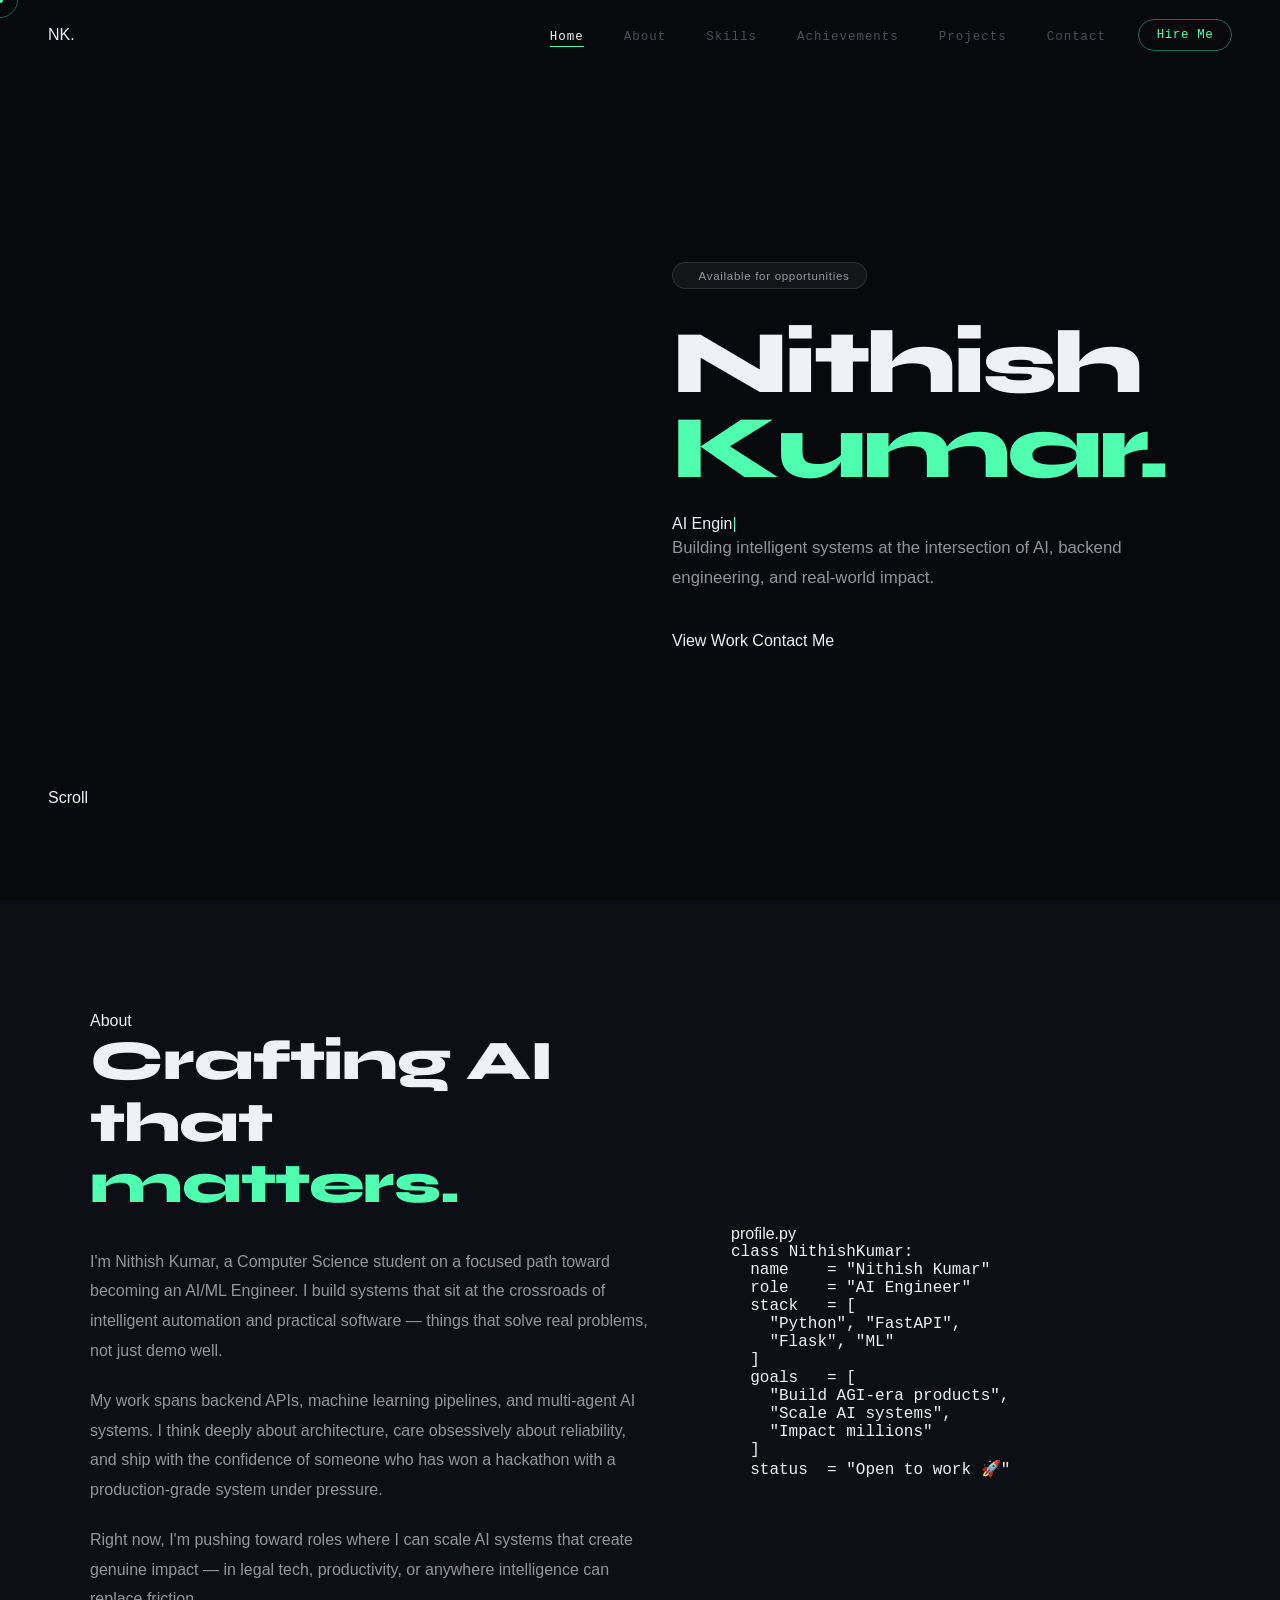
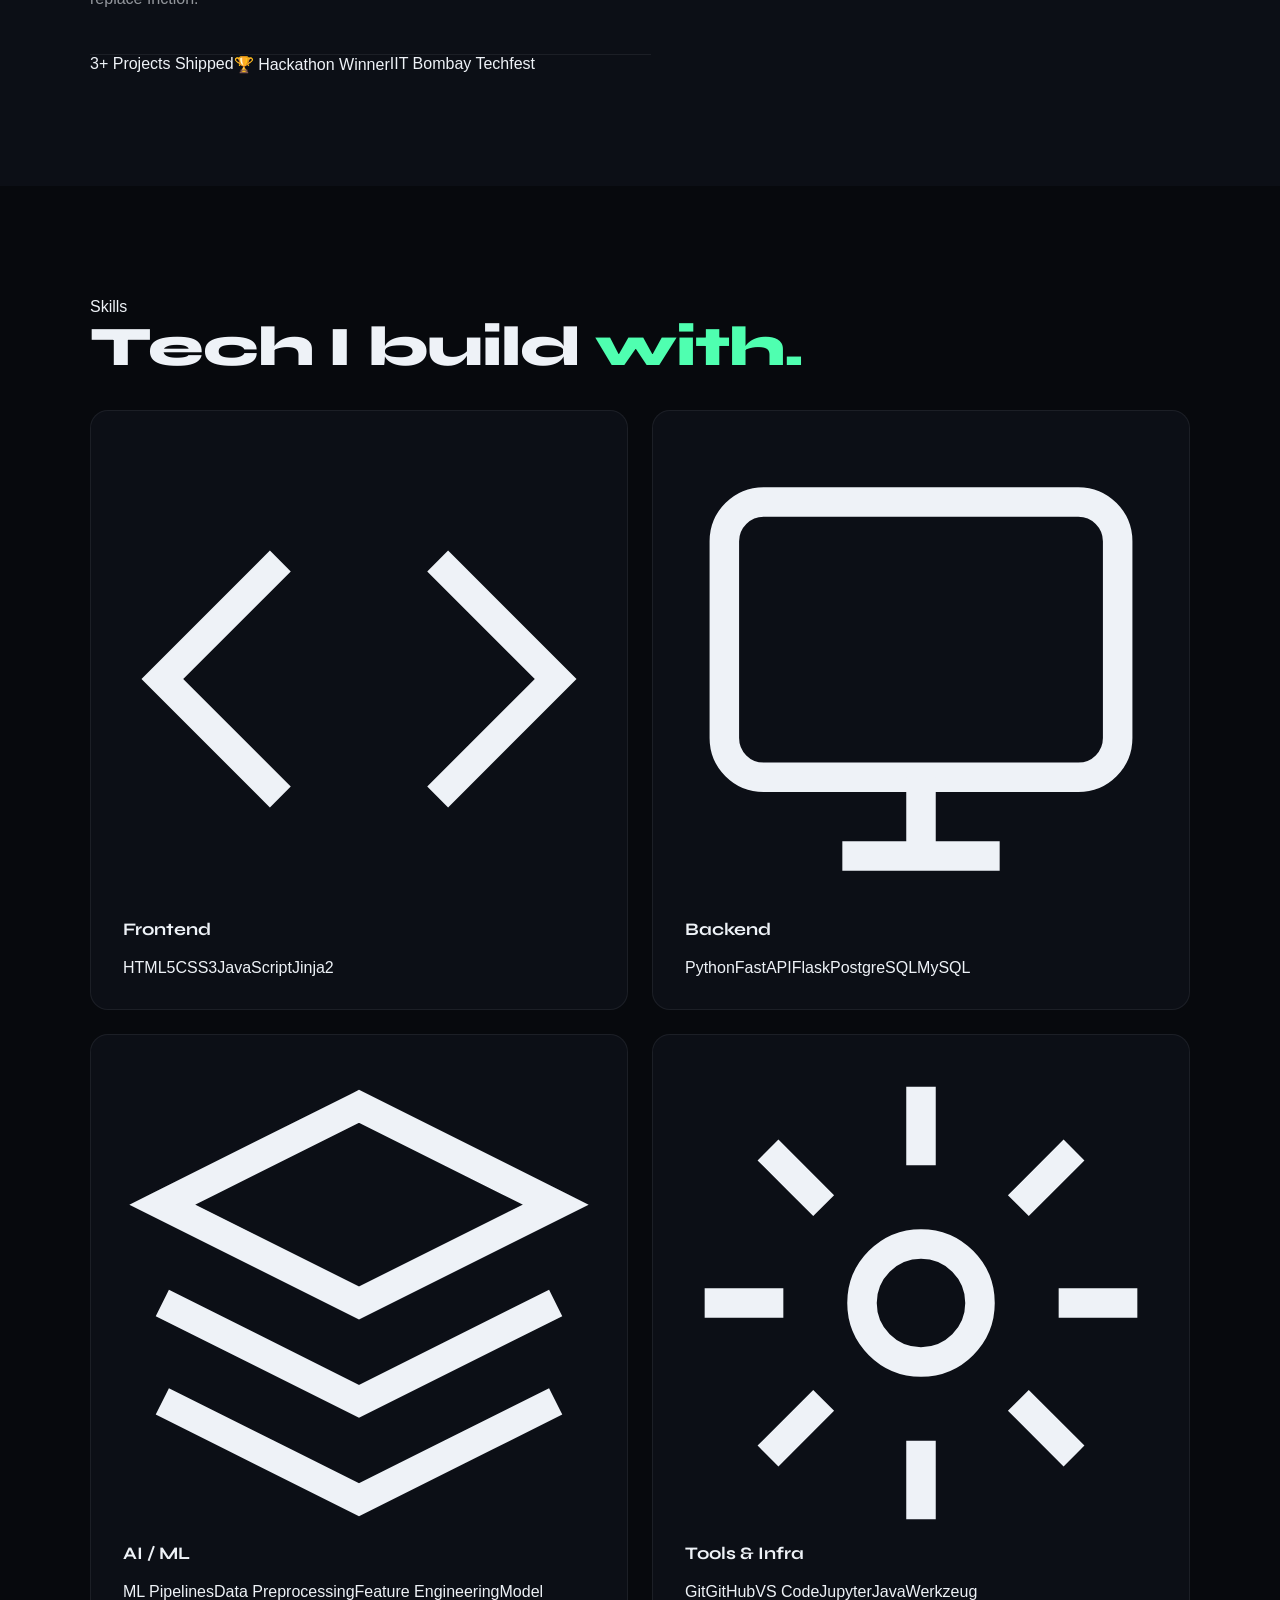
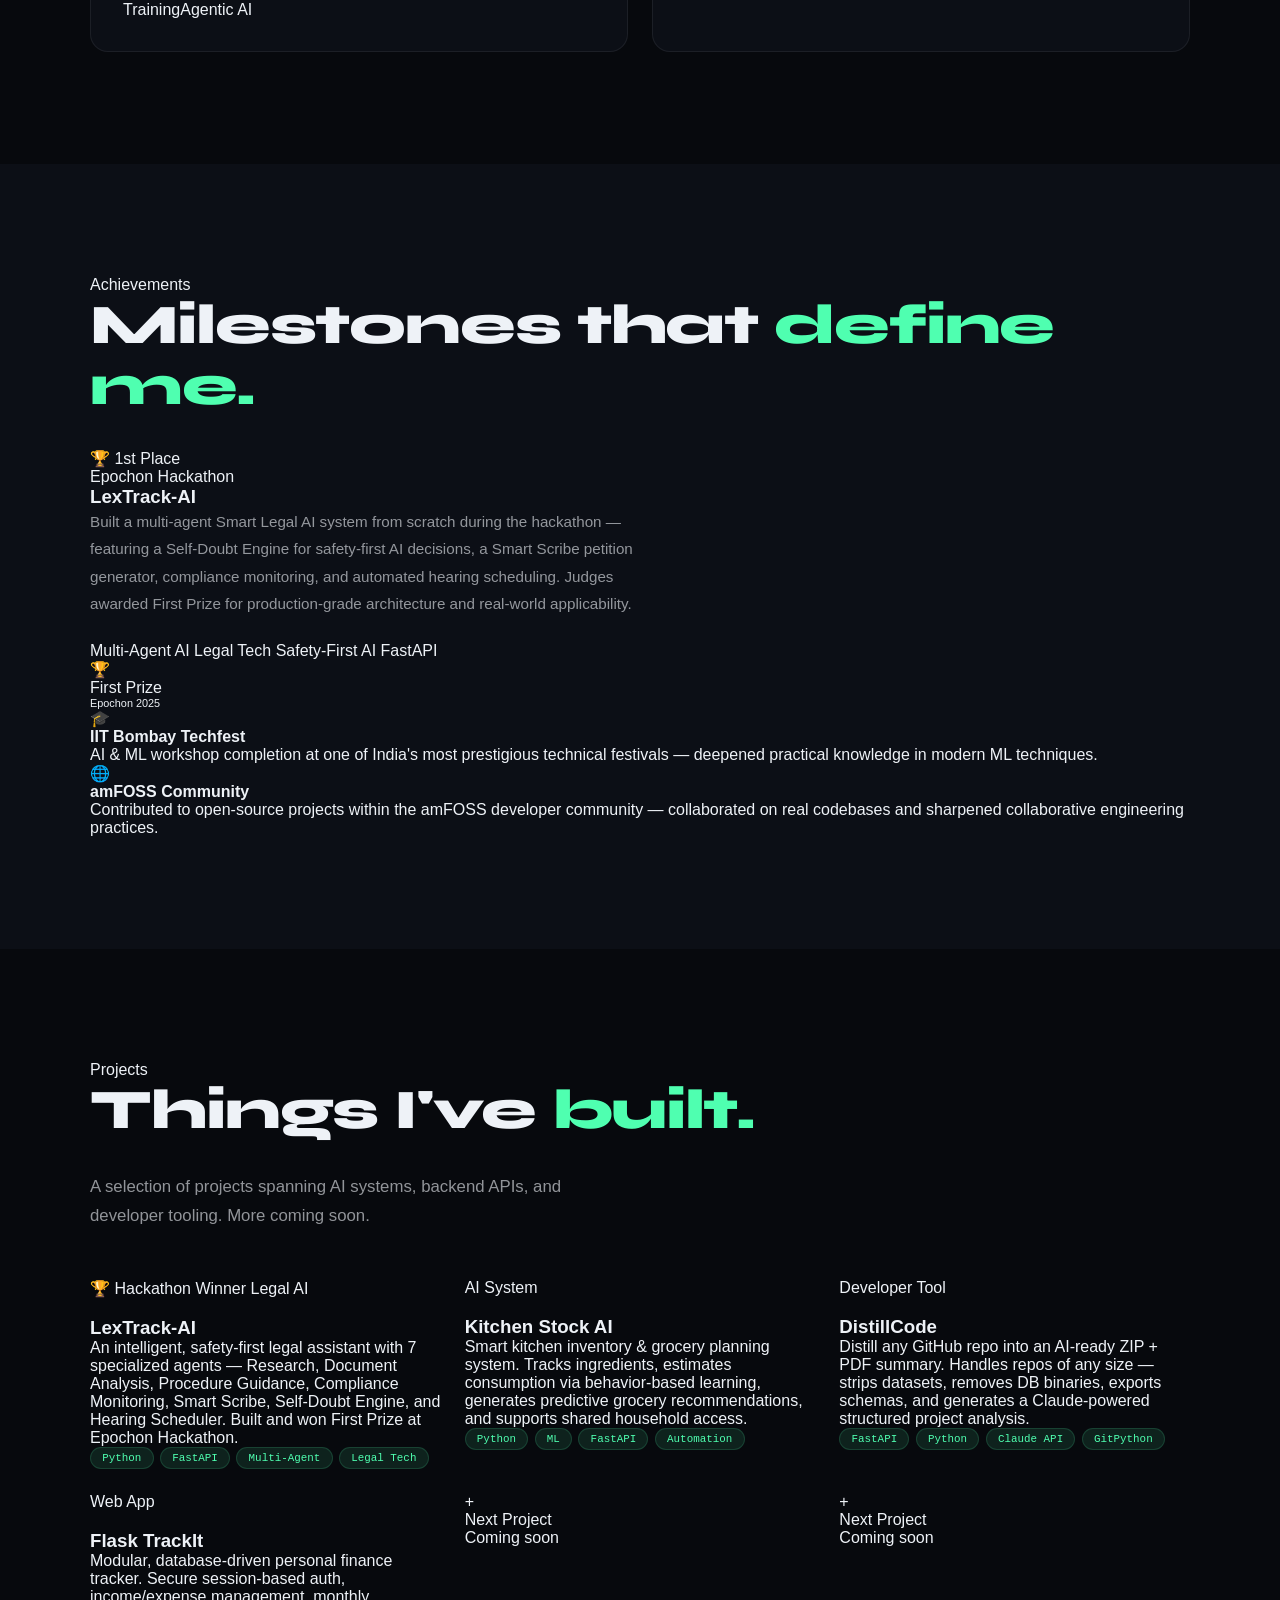
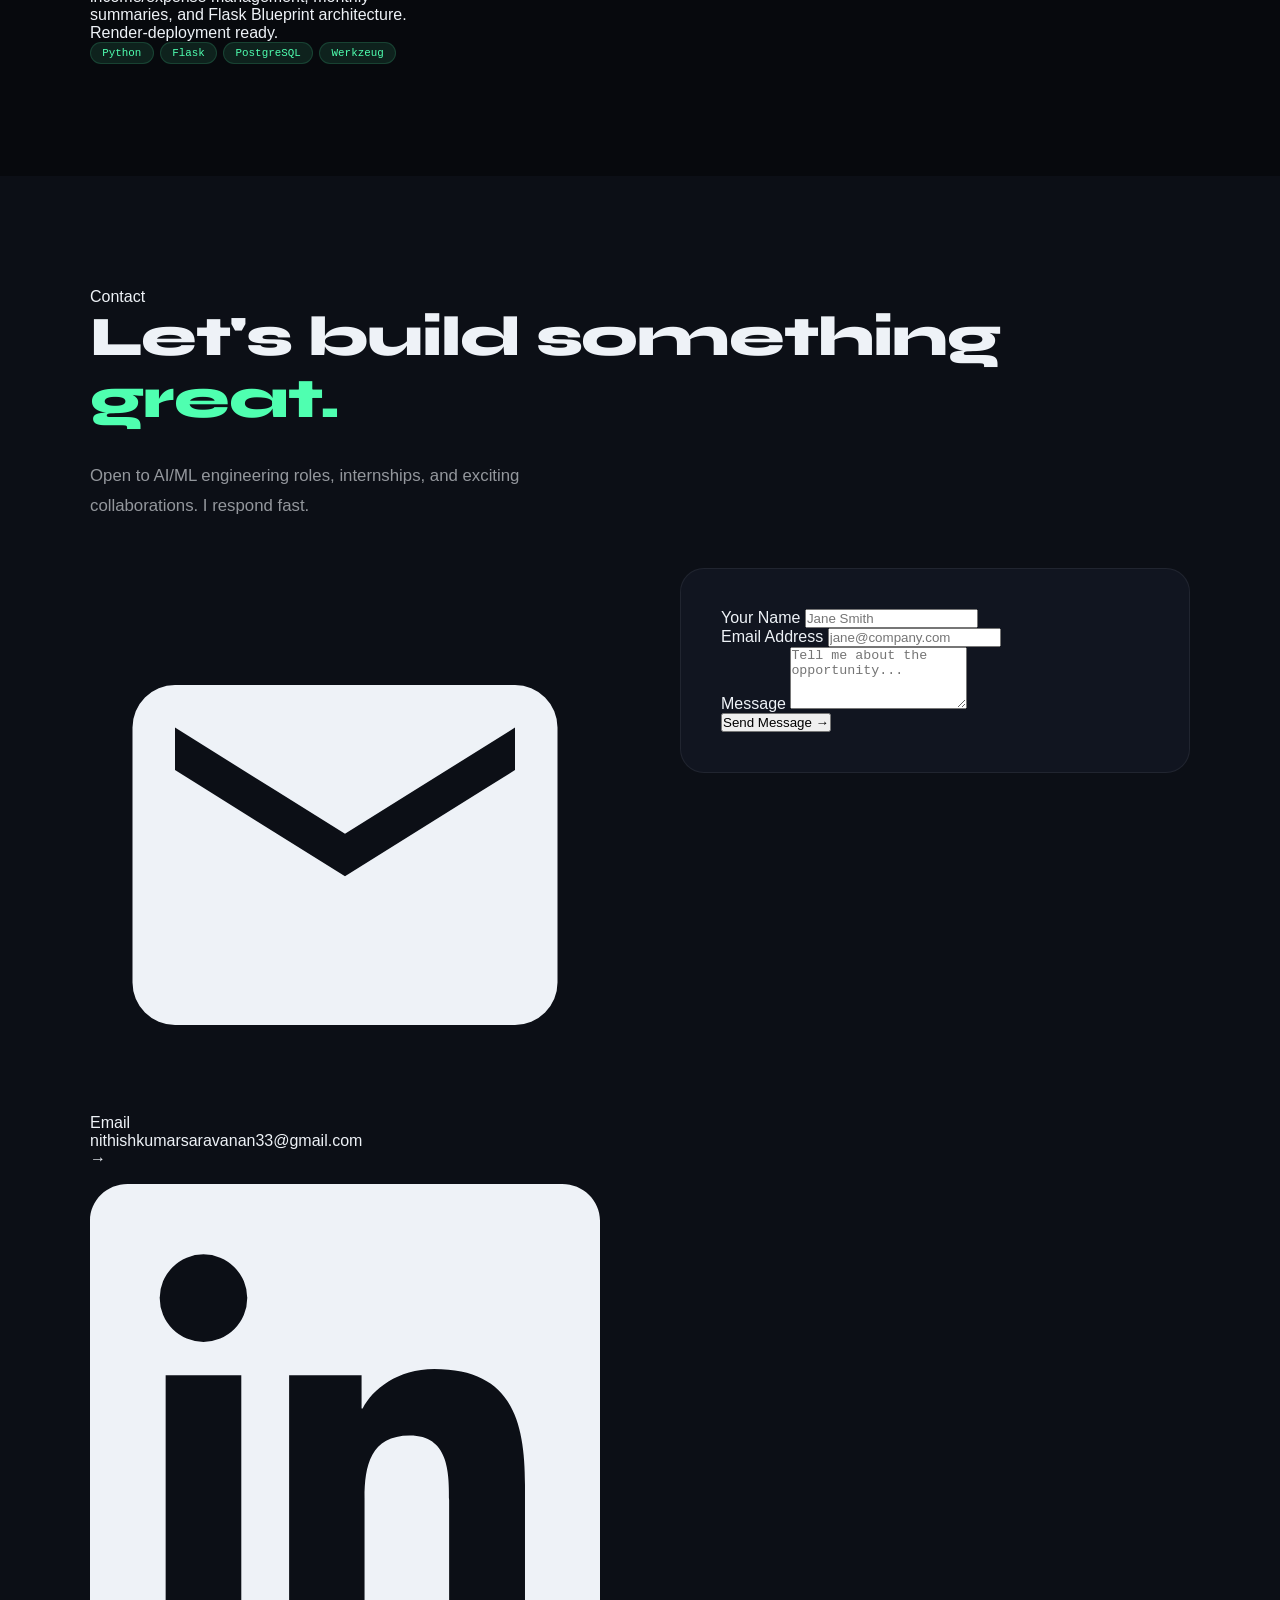
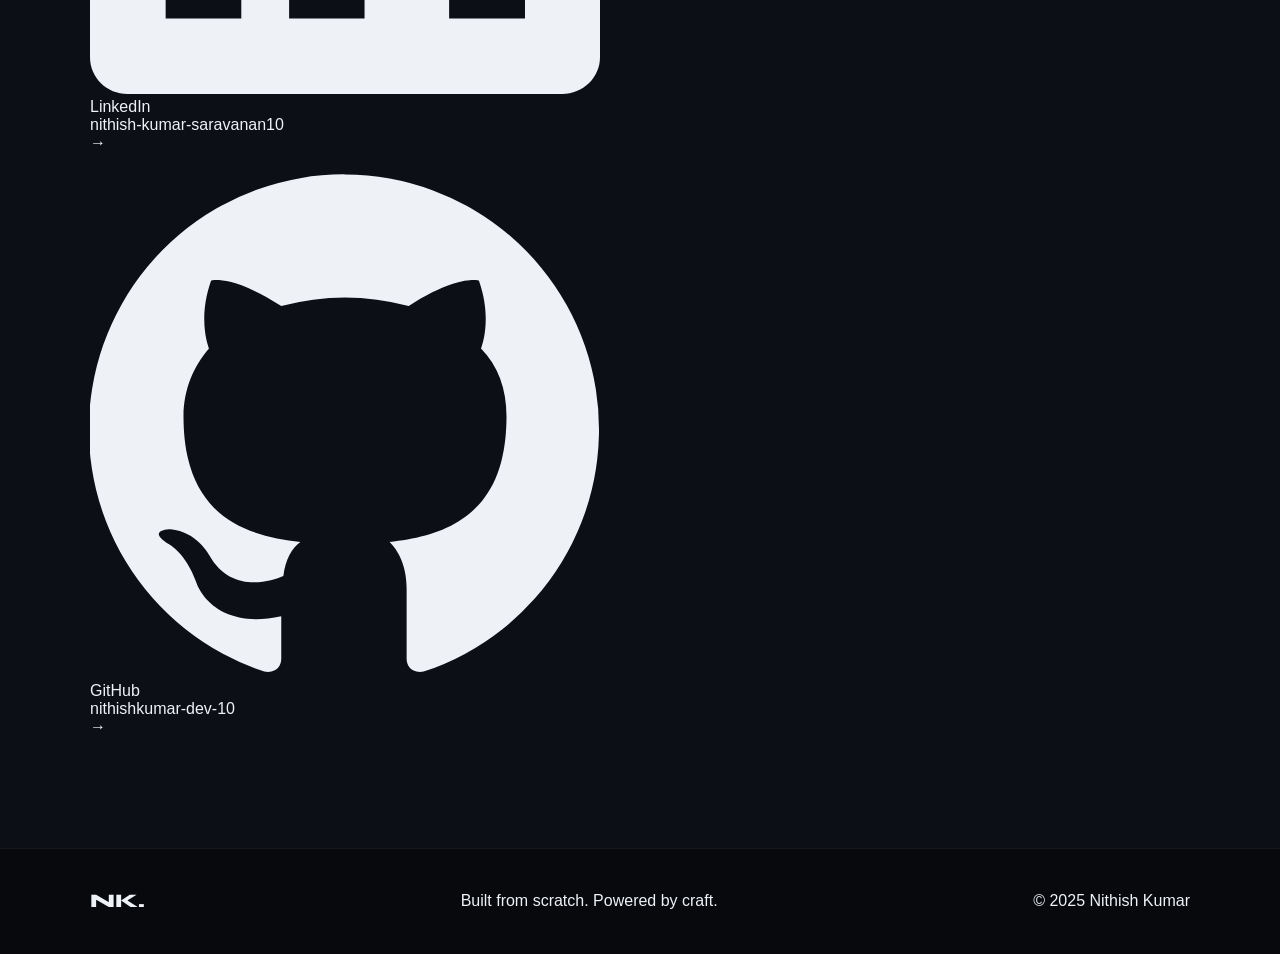
<file: index (1).html>
<!DOCTYPE html>
<html lang="en">
<head>
  <meta charset="UTF-8" />
  <meta name="viewport" content="width=device-width, initial-scale=1.0" />
  <title>Nithish Kumar — AI Engineer</title>
  <link rel="preconnect" href="https://fonts.googleapis.com">
  <link rel="preconnect" href="https://fonts.gstatic.com" crossorigin>
  <link href="https://fonts.googleapis.com/css2?family=Space+Mono:wght@400;700&family=Syne:wght@400;600;700;800&display=swap" rel="stylesheet">
  <link rel="stylesheet" href="style.css" />
</head>
<body>

  <!-- LOADER -->
  <div id="loader">
    <div class="loader-inner">
      <span class="loader-name">NK</span>
      <div class="loader-bar"><div class="loader-fill"></div></div>
    </div>
  </div>

  <!-- CURSOR -->
  <div id="cursor"></div>
  <div id="cursor-follower"></div>

  <!-- NAVBAR -->
  <nav id="navbar">
    <div class="nav-logo">NK<span class="dot">.</span></div>
    <ul class="nav-links">
      <li><a href="#hero" class="nav-link active">Home</a></li>
      <li><a href="#about" class="nav-link">About</a></li>
      <li><a href="#skills" class="nav-link">Skills</a></li>
      <li><a href="#achievements" class="nav-link">Achievements</a></li>
      <li><a href="#projects" class="nav-link">Projects</a></li>
      <li><a href="#contact" class="nav-link">Contact</a></li>
    </ul>
    <a href="mailto:nithishkumarsaravanan33@gmail.com" class="nav-cta">Hire Me</a>
    <button class="hamburger" id="hamburger" aria-label="Menu">
      <span></span><span></span><span></span>
    </button>
  </nav>

  <!-- MOBILE MENU -->
  <div class="mobile-menu" id="mobile-menu">
    <ul>
      <li><a href="#hero" class="mob-link">Home</a></li>
      <li><a href="#about" class="mob-link">About</a></li>
      <li><a href="#skills" class="mob-link">Skills</a></li>
      <li><a href="#achievements" class="mob-link">Achievements</a></li>
      <li><a href="#projects" class="mob-link">Projects</a></li>
      <li><a href="#contact" class="mob-link">Contact</a></li>
    </ul>
  </div>

  <!-- ═══════════════ HERO ═══════════════ -->
  <section id="hero">
    <div class="hero-bg-grid"></div>
    <div class="hero-orb orb-1"></div>
    <div class="hero-orb orb-2"></div>

    <div class="hero-content reveal">
      <div class="hero-badge">
        <span class="badge-dot"></span>
        Available for opportunities
      </div>
      <h1 class="hero-name">Nithish<br><span class="accent">Kumar.</span></h1>
      <p class="hero-title">
        <span class="typed-wrap"><span id="typed"></span><span class="cursor-blink">|</span></span>
      </p>
      <p class="hero-tagline">
        Building intelligent systems at the intersection of AI, backend engineering, and real-world impact.
      </p>
      <div class="hero-buttons">
        <a href="#projects" class="btn btn-primary">View Work</a>
        <a href="#contact" class="btn btn-outline">Contact Me</a>
      </div>
      <div class="hero-socials">
        <a href="https://github.com/nithishkumar-dev-10" target="_blank" rel="noopener" class="social-icon">
          <svg viewBox="0 0 24 24" fill="currentColor"><path d="M12 .3a12 12 0 0 0-3.8 23.4c.6.1.8-.3.8-.6v-2c-3.3.7-4-1.6-4-1.6-.5-1.4-1.3-1.8-1.3-1.8-1.1-.7.1-.7.1-.7 1.2.1 1.8 1.2 1.8 1.2 1 1.8 2.8 1.3 3.5 1 .1-.8.4-1.3.8-1.6-2.7-.3-5.5-1.3-5.5-5.9 0-1.3.5-2.4 1.2-3.2-.1-.3-.5-1.5.1-3.2 0 0 1-.3 3.3 1.2a11.5 11.5 0 0 1 6 0c2.3-1.5 3.3-1.2 3.3-1.2.6 1.7.2 2.9.1 3.2.8.8 1.2 1.9 1.2 3.2 0 4.6-2.8 5.6-5.5 5.9.4.4.8 1.1.8 2.2v3.3c0 .3.2.7.8.6A12 12 0 0 0 12 .3"/></svg>
        </a>
        <a href="https://www.linkedin.com/in/nithish-kumar-saravanan10/" target="_blank" rel="noopener" class="social-icon">
          <svg viewBox="0 0 24 24" fill="currentColor"><path d="M20.45 20.45h-3.55v-5.57c0-1.33-.03-3.04-1.85-3.04-1.85 0-2.13 1.44-2.13 2.94v5.67H9.37V9h3.41v1.56h.05c.48-.9 1.64-1.85 3.37-1.85 3.6 0 4.27 2.37 4.27 5.45v6.29zM5.34 7.43a2.06 2.06 0 1 1 0-4.12 2.06 2.06 0 0 1 0 4.12zM7.12 20.45H3.56V9h3.56v11.45zM22.22 0H1.77C.79 0 0 .77 0 1.73v20.54C0 23.23.79 24 1.77 24h20.45c.98 0 1.78-.77 1.78-1.73V1.73C24 .77 23.2 0 22.22 0z"/></svg>
        </a>
        <a href="mailto:nithishkumarsaravanan33@gmail.com" class="social-icon">
          <svg viewBox="0 0 24 24" fill="currentColor"><path d="M20 4H4a2 2 0 0 0-2 2v12a2 2 0 0 0 2 2h16a2 2 0 0 0 2-2V6a2 2 0 0 0-2-2zm0 4-8 5-8-5V6l8 5 8-5v2z"/></svg>
        </a>
      </div>
    </div>

    <div class="hero-scroll-hint">
      <span>Scroll</span>
      <div class="scroll-line"></div>
    </div>
  </section>

  <!-- ═══════════════ ABOUT ═══════════════ -->
  <section id="about">
    <div class="container">
      <div class="section-label reveal">About</div>
      <div class="about-grid">
        <div class="about-text reveal">
          <h2 class="section-heading">Crafting AI that <span class="accent">matters.</span></h2>
          <p>I'm Nithish Kumar, a Computer Science student on a focused path toward becoming an AI/ML Engineer. I build systems that sit at the crossroads of intelligent automation and practical software — things that solve real problems, not just demo well.</p>
          <p>My work spans backend APIs, machine learning pipelines, and multi-agent AI systems. I think deeply about architecture, care obsessively about reliability, and ship with the confidence of someone who has won a hackathon with a production-grade system under pressure.</p>
          <p>Right now, I'm pushing toward roles where I can scale AI systems that create genuine impact — in legal tech, productivity, or anywhere intelligence can replace friction.</p>
          <div class="about-stats">
            <div class="stat-item">
              <span class="stat-num">3+</span>
              <span class="stat-label">Projects Shipped</span>
            </div>
            <div class="stat-item">
              <span class="stat-num">🏆</span>
              <span class="stat-label">Hackathon Winner</span>
            </div>
            <div class="stat-item">
              <span class="stat-num">IIT</span>
              <span class="stat-label">Bombay Techfest</span>
            </div>
          </div>
        </div>
        <div class="about-visual reveal">
          <div class="av-card">
            <div class="av-header">
              <span class="av-dot red"></span>
              <span class="av-dot yellow"></span>
              <span class="av-dot green"></span>
              <span class="av-file">profile.py</span>
            </div>
            <pre class="av-code"><span class="c-kw">class</span> <span class="c-cls">NithishKumar</span>:
  name    = <span class="c-str">"Nithish Kumar"</span>
  role    = <span class="c-str">"AI Engineer"</span>
  stack   = [
    <span class="c-str">"Python"</span>, <span class="c-str">"FastAPI"</span>,
    <span class="c-str">"Flask"</span>, <span class="c-str">"ML"</span>
  ]
  goals   = [
    <span class="c-str">"Build AGI-era products"</span>,
    <span class="c-str">"Scale AI systems"</span>,
    <span class="c-str">"Impact millions"</span>
  ]
  status  = <span class="c-str">"Open to work 🚀"</span></pre>
          </div>
        </div>
      </div>
    </div>
  </section>

  <!-- ═══════════════ SKILLS ═══════════════ -->
  <section id="skills">
    <div class="container">
      <div class="section-label reveal">Skills</div>
      <h2 class="section-heading reveal">Tech I build <span class="accent">with.</span></h2>
      <div class="skills-grid">

        <div class="skill-card reveal">
          <div class="skill-card-icon">
            <svg viewBox="0 0 24 24" fill="none" stroke="currentColor" stroke-width="1.5"><polyline points="16 18 22 12 16 6"/><polyline points="8 6 2 12 8 18"/></svg>
          </div>
          <h3>Frontend</h3>
          <div class="skill-tags">
            <span>HTML5</span><span>CSS3</span><span>JavaScript</span><span>Jinja2</span>
          </div>
        </div>

        <div class="skill-card reveal">
          <div class="skill-card-icon">
            <svg viewBox="0 0 24 24" fill="none" stroke="currentColor" stroke-width="1.5"><rect x="2" y="3" width="20" height="14" rx="2"/><line x1="8" y1="21" x2="16" y2="21"/><line x1="12" y1="17" x2="12" y2="21"/></svg>
          </div>
          <h3>Backend</h3>
          <div class="skill-tags">
            <span>Python</span><span>FastAPI</span><span>Flask</span><span>PostgreSQL</span><span>MySQL</span>
          </div>
        </div>

        <div class="skill-card reveal">
          <div class="skill-card-icon">
            <svg viewBox="0 0 24 24" fill="none" stroke="currentColor" stroke-width="1.5"><path d="M12 2L2 7l10 5 10-5-10-5z"/><path d="M2 17l10 5 10-5"/><path d="M2 12l10 5 10-5"/></svg>
          </div>
          <h3>AI / ML</h3>
          <div class="skill-tags">
            <span>ML Pipelines</span><span>Data Preprocessing</span><span>Feature Engineering</span><span>Model Training</span><span>Agentic AI</span>
          </div>
        </div>

        <div class="skill-card reveal">
          <div class="skill-card-icon">
            <svg viewBox="0 0 24 24" fill="none" stroke="currentColor" stroke-width="1.5"><circle cx="12" cy="12" r="3"/><path d="M12 1v4M12 19v4M4.22 4.22l2.83 2.83M16.95 16.95l2.83 2.83M1 12h4M19 12h4M4.22 19.78l2.83-2.83M16.95 7.05l2.83-2.83"/></svg>
          </div>
          <h3>Tools & Infra</h3>
          <div class="skill-tags">
            <span>Git</span><span>GitHub</span><span>VS Code</span><span>Jupyter</span><span>Java</span><span>Werkzeug</span>
          </div>
        </div>

      </div>
    </div>
  </section>

  <!-- ═══════════════ ACHIEVEMENTS ═══════════════ -->
  <section id="achievements">
    <div class="container">
      <div class="section-label reveal">Achievements</div>
      <h2 class="section-heading reveal">Milestones that <span class="accent">define me.</span></h2>

      <!-- HERO ACHIEVEMENT — HACKATHON -->
      <div class="achievement-hero reveal">
        <div class="ach-glow"></div>
        <div class="ach-hero-badge">🏆 1st Place</div>
        <div class="ach-hero-content">
          <div class="ach-hero-left">
            <p class="ach-event-name">Epochon Hackathon</p>
            <h3>LexTrack-AI</h3>
            <p class="ach-desc">Built a multi-agent Smart Legal AI system from scratch during the hackathon — featuring a Self-Doubt Engine for safety-first AI decisions, a Smart Scribe petition generator, compliance monitoring, and automated hearing scheduling. Judges awarded First Prize for production-grade architecture and real-world applicability.</p>
            <div class="ach-tags">
              <span>Multi-Agent AI</span>
              <span>Legal Tech</span>
              <span>Safety-First AI</span>
              <span>FastAPI</span>
            </div>
          </div>
          <div class="ach-hero-right">
            <div class="trophy-card">
              <div class="trophy-icon">🏆</div>
              <div class="trophy-label">First Prize</div>
              <div class="trophy-event">Epochon 2025</div>
            </div>
          </div>
        </div>
      </div>

      <div class="achievements-row">
        <div class="achievement-card reveal">
          <div class="ach-icon">🎓</div>
          <div class="ach-info">
            <h4>IIT Bombay Techfest</h4>
            <p>AI & ML workshop completion at one of India's most prestigious technical festivals — deepened practical knowledge in modern ML techniques.</p>
          </div>
        </div>
        <div class="achievement-card reveal">
          <div class="ach-icon">🌐</div>
          <div class="ach-info">
            <h4>amFOSS Community</h4>
            <p>Contributed to open-source projects within the amFOSS developer community — collaborated on real codebases and sharpened collaborative engineering practices.</p>
          </div>
        </div>
      </div>
    </div>
  </section>

  <!-- ═══════════════ PROJECTS ═══════════════ -->
  <section id="projects">
    <div class="container">
      <div class="section-label reveal">Projects</div>
      <h2 class="section-heading reveal">Things I've <span class="accent">built.</span></h2>
      <p class="section-sub reveal">A selection of projects spanning AI systems, backend APIs, and developer tooling. More coming soon.</p>

      <div class="projects-grid">

        <!-- PROJECT CARD 1 — LexTrack-AI -->
        <div class="project-card featured reveal">
          <div class="proj-top">
            <div class="proj-labels">
              <span class="proj-tag winner">🏆 Hackathon Winner</span>
              <span class="proj-tag">Legal AI</span>
            </div>
            <div class="proj-links">
              <a href="https://github.com/nithishkumar-dev-10" target="_blank" rel="noopener" class="proj-link-btn" title="GitHub">
                <svg viewBox="0 0 24 24" fill="currentColor"><path d="M12 .3a12 12 0 0 0-3.8 23.4c.6.1.8-.3.8-.6v-2c-3.3.7-4-1.6-4-1.6-.5-1.4-1.3-1.8-1.3-1.8-1.1-.7.1-.7.1-.7 1.2.1 1.8 1.2 1.8 1.2 1 1.8 2.8 1.3 3.5 1 .1-.8.4-1.3.8-1.6-2.7-.3-5.5-1.3-5.5-5.9 0-1.3.5-2.4 1.2-3.2-.1-.3-.5-1.5.1-3.2 0 0 1-.3 3.3 1.2a11.5 11.5 0 0 1 6 0c2.3-1.5 3.3-1.2 3.3-1.2.6 1.7.2 2.9.1 3.2.8.8 1.2 1.9 1.2 3.2 0 4.6-2.8 5.6-5.5 5.9.4.4.8 1.1.8 2.2v3.3c0 .3.2.7.8.6A12 12 0 0 0 12 .3"/></svg>
              </a>
            </div>
          </div>
          <h3 class="proj-title">LexTrack-AI</h3>
          <p class="proj-desc">An intelligent, safety-first legal assistant with 7 specialized agents — Research, Document Analysis, Procedure Guidance, Compliance Monitoring, Smart Scribe, Self-Doubt Engine, and Hearing Scheduler. Built and won First Prize at Epochon Hackathon.</p>
          <div class="proj-stack">
            <span>Python</span><span>FastAPI</span><span>Multi-Agent</span><span>Legal Tech</span>
          </div>
        </div>

        <!-- PROJECT CARD 2 — Kitchen Stock AI -->
        <div class="project-card reveal">
          <div class="proj-top">
            <div class="proj-labels">
              <span class="proj-tag">AI System</span>
            </div>
            <div class="proj-links">
              <a href="https://github.com/nithishkumar-dev-10/kitchenstock-ai.git" target="_blank" rel="noopener" class="proj-link-btn" title="GitHub">
                <svg viewBox="0 0 24 24" fill="currentColor"><path d="M12 .3a12 12 0 0 0-3.8 23.4c.6.1.8-.3.8-.6v-2c-3.3.7-4-1.6-4-1.6-.5-1.4-1.3-1.8-1.3-1.8-1.1-.7.1-.7.1-.7 1.2.1 1.8 1.2 1.8 1.2 1 1.8 2.8 1.3 3.5 1 .1-.8.4-1.3.8-1.6-2.7-.3-5.5-1.3-5.5-5.9 0-1.3.5-2.4 1.2-3.2-.1-.3-.5-1.5.1-3.2 0 0 1-.3 3.3 1.2a11.5 11.5 0 0 1 6 0c2.3-1.5 3.3-1.2 3.3-1.2.6 1.7.2 2.9.1 3.2.8.8 1.2 1.9 1.2 3.2 0 4.6-2.8 5.6-5.5 5.9.4.4.8 1.1.8 2.2v3.3c0 .3.2.7.8.6A12 12 0 0 0 12 .3"/></svg>
              </a>
            </div>
          </div>
          <h3 class="proj-title">Kitchen Stock AI</h3>
          <p class="proj-desc">Smart kitchen inventory & grocery planning system. Tracks ingredients, estimates consumption via behavior-based learning, generates predictive grocery recommendations, and supports shared household access.</p>
          <div class="proj-stack">
            <span>Python</span><span>ML</span><span>FastAPI</span><span>Automation</span>
          </div>
        </div>

        <!-- PROJECT CARD 3 — DistillCode -->
        <div class="project-card reveal">
          <div class="proj-top">
            <div class="proj-labels">
              <span class="proj-tag">Developer Tool</span>
            </div>
            <div class="proj-links">
              <a href="https://github.com/nithishkumar-dev-10" target="_blank" rel="noopener" class="proj-link-btn" title="GitHub">
                <svg viewBox="0 0 24 24" fill="currentColor"><path d="M12 .3a12 12 0 0 0-3.8 23.4c.6.1.8-.3.8-.6v-2c-3.3.7-4-1.6-4-1.6-.5-1.4-1.3-1.8-1.3-1.8-1.1-.7.1-.7.1-.7 1.2.1 1.8 1.2 1.8 1.2 1 1.8 2.8 1.3 3.5 1 .1-.8.4-1.3.8-1.6-2.7-.3-5.5-1.3-5.5-5.9 0-1.3.5-2.4 1.2-3.2-.1-.3-.5-1.5.1-3.2 0 0 1-.3 3.3 1.2a11.5 11.5 0 0 1 6 0c2.3-1.5 3.3-1.2 3.3-1.2.6 1.7.2 2.9.1 3.2.8.8 1.2 1.9 1.2 3.2 0 4.6-2.8 5.6-5.5 5.9.4.4.8 1.1.8 2.2v3.3c0 .3.2.7.8.6A12 12 0 0 0 12 .3"/></svg>
              </a>
            </div>
          </div>
          <h3 class="proj-title">DistillCode</h3>
          <p class="proj-desc">Distill any GitHub repo into an AI-ready ZIP + PDF summary. Handles repos of any size — strips datasets, removes DB binaries, exports schemas, and generates a Claude-powered structured project analysis.</p>
          <div class="proj-stack">
            <span>FastAPI</span><span>Python</span><span>Claude API</span><span>GitPython</span>
          </div>
        </div>

        <!-- PROJECT CARD 4 — Flask TrackIt -->
        <div class="project-card reveal">
          <div class="proj-top">
            <div class="proj-labels">
              <span class="proj-tag">Web App</span>
            </div>
            <div class="proj-links">
              <a href="https://github.com/nithishkumar-dev-10/trackit-finance-tracker.git" target="_blank" rel="noopener" class="proj-link-btn" title="GitHub">
                <svg viewBox="0 0 24 24" fill="currentColor"><path d="M12 .3a12 12 0 0 0-3.8 23.4c.6.1.8-.3.8-.6v-2c-3.3.7-4-1.6-4-1.6-.5-1.4-1.3-1.8-1.3-1.8-1.1-.7.1-.7.1-.7 1.2.1 1.8 1.2 1.8 1.2 1 1.8 2.8 1.3 3.5 1 .1-.8.4-1.3.8-1.6-2.7-.3-5.5-1.3-5.5-5.9 0-1.3.5-2.4 1.2-3.2-.1-.3-.5-1.5.1-3.2 0 0 1-.3 3.3 1.2a11.5 11.5 0 0 1 6 0c2.3-1.5 3.3-1.2 3.3-1.2.6 1.7.2 2.9.1 3.2.8.8 1.2 1.9 1.2 3.2 0 4.6-2.8 5.6-5.5 5.9.4.4.8 1.1.8 2.2v3.3c0 .3.2.7.8.6A12 12 0 0 0 12 .3"/></svg>
              </a>
            </div>
          </div>
          <h3 class="proj-title">Flask TrackIt</h3>
          <p class="proj-desc">Modular, database-driven personal finance tracker. Secure session-based auth, income/expense management, monthly summaries, and Flask Blueprint architecture. Render-deployment ready.</p>
          <div class="proj-stack">
            <span>Python</span><span>Flask</span><span>PostgreSQL</span><span>Werkzeug</span>
          </div>
        </div>

        <!-- PLACEHOLDER CARD 1 -->
        <div class="project-card placeholder reveal">
          <div class="placeholder-inner">
            <div class="plus-icon">+</div>
            <p>Next Project</p>
            <span>Coming soon</span>
          </div>
        </div>

        <!-- PLACEHOLDER CARD 2 -->
        <div class="project-card placeholder reveal">
          <div class="placeholder-inner">
            <div class="plus-icon">+</div>
            <p>Next Project</p>
            <span>Coming soon</span>
          </div>
        </div>

      </div>
    </div>
  </section>

  <!-- ═══════════════ CONTACT ═══════════════ -->
  <section id="contact">
    <div class="container">
      <div class="section-label reveal">Contact</div>
      <h2 class="section-heading reveal">Let's build something <span class="accent">great.</span></h2>
      <p class="section-sub reveal">Open to AI/ML engineering roles, internships, and exciting collaborations. I respond fast.</p>

      <div class="contact-grid">
        <div class="contact-links reveal">
          <a href="mailto:nithishkumarsaravanan33@gmail.com" class="contact-card">
            <div class="contact-card-icon">
              <svg viewBox="0 0 24 24" fill="currentColor"><path d="M20 4H4a2 2 0 0 0-2 2v12a2 2 0 0 0 2 2h16a2 2 0 0 0 2-2V6a2 2 0 0 0-2-2zm0 4-8 5-8-5V6l8 5 8-5v2z"/></svg>
            </div>
            <div>
              <p class="contact-card-label">Email</p>
              <p class="contact-card-value">nithishkumarsaravanan33@gmail.com</p>
            </div>
            <span class="contact-arrow">→</span>
          </a>
          <a href="https://www.linkedin.com/in/nithish-kumar-saravanan10/" target="_blank" rel="noopener" class="contact-card">
            <div class="contact-card-icon">
              <svg viewBox="0 0 24 24" fill="currentColor"><path d="M20.45 20.45h-3.55v-5.57c0-1.33-.03-3.04-1.85-3.04-1.85 0-2.13 1.44-2.13 2.94v5.67H9.37V9h3.41v1.56h.05c.48-.9 1.64-1.85 3.37-1.85 3.6 0 4.27 2.37 4.27 5.45v6.29zM5.34 7.43a2.06 2.06 0 1 1 0-4.12 2.06 2.06 0 0 1 0 4.12zM7.12 20.45H3.56V9h3.56v11.45zM22.22 0H1.77C.79 0 0 .77 0 1.73v20.54C0 23.23.79 24 1.77 24h20.45c.98 0 1.78-.77 1.78-1.73V1.73C24 .77 23.2 0 22.22 0z"/></svg>
            </div>
            <div>
              <p class="contact-card-label">LinkedIn</p>
              <p class="contact-card-value">nithish-kumar-saravanan10</p>
            </div>
            <span class="contact-arrow">→</span>
          </a>
          <a href="https://github.com/nithishkumar-dev-10" target="_blank" rel="noopener" class="contact-card">
            <div class="contact-card-icon">
              <svg viewBox="0 0 24 24" fill="currentColor"><path d="M12 .3a12 12 0 0 0-3.8 23.4c.6.1.8-.3.8-.6v-2c-3.3.7-4-1.6-4-1.6-.5-1.4-1.3-1.8-1.3-1.8-1.1-.7.1-.7.1-.7 1.2.1 1.8 1.2 1.8 1.2 1 1.8 2.8 1.3 3.5 1 .1-.8.4-1.3.8-1.6-2.7-.3-5.5-1.3-5.5-5.9 0-1.3.5-2.4 1.2-3.2-.1-.3-.5-1.5.1-3.2 0 0 1-.3 3.3 1.2a11.5 11.5 0 0 1 6 0c2.3-1.5 3.3-1.2 3.3-1.2.6 1.7.2 2.9.1 3.2.8.8 1.2 1.9 1.2 3.2 0 4.6-2.8 5.6-5.5 5.9.4.4.8 1.1.8 2.2v3.3c0 .3.2.7.8.6A12 12 0 0 0 12 .3"/></svg>
            </div>
            <div>
              <p class="contact-card-label">GitHub</p>
              <p class="contact-card-value">nithishkumar-dev-10</p>
            </div>
            <span class="contact-arrow">→</span>
          </a>
        </div>

        <div class="contact-form-wrap reveal">
          <form class="contact-form" id="contact-form">
            <div class="form-group">
              <label for="name">Your Name</label>
              <input type="text" id="name" placeholder="Jane Smith" />
            </div>
            <div class="form-group">
              <label for="email">Email Address</label>
              <input type="email" id="email" placeholder="jane@company.com" />
            </div>
            <div class="form-group">
              <label for="message">Message</label>
              <textarea id="message" rows="4" placeholder="Tell me about the opportunity..."></textarea>
            </div>
            <button type="button" class="btn btn-primary form-submit" onclick="handleFormSubmit()">Send Message →</button>
          </form>
        </div>
      </div>
    </div>
  </section>

  <!-- FOOTER -->
  <footer>
    <div class="container">
      <div class="footer-inner">
        <span class="footer-logo">NK<span class="dot">.</span></span>
        <p>Built from scratch. Powered by craft.</p>
        <span>© 2025 Nithish Kumar</span>
      </div>
    </div>
  </footer>

  <script src="script.js"></script>
</body>
</html>
</file>
<file: style.css>
/* ═══════════════════════════════════════════
   NITHISH KUMAR — TOP 1% PORTFOLIO
   Dark · Refined · AI Engineer Aesthetic
═══════════════════════════════════════════ */


:root {
  --bg:          #07090d;
  --bg2:         #0c0f16;
  --bg3:         #111520;
  --bg4:         #161b28;
  --accent:      #4fffb0;
  --accent-dim:  rgba(79,255,176,0.1);
  --accent-glow: rgba(79,255,176,0.2);
  --accent-mid:  rgba(79,255,176,0.4);
  --white:       #eef2f7;
  --white-60:    rgba(238,242,247,0.6);
  --white-30:    rgba(238,242,247,0.3);
  --white-10:    rgba(238,242,247,0.1);
  --white-05:    rgba(238,242,247,0.05);
  --border:      rgba(238,242,247,0.07);
  --border-mid:  rgba(238,242,247,0.12);
  --gold:        #f5c842;
  --gold-dim:    rgba(245,200,66,0.15);
  --font-head:   'Syne', sans-serif;
  --font-body:   'Plus Jakarta Sans', sans-serif;
  --font-mono:   'DM Mono', monospace;
  --r:           10px;
  --r-lg:        18px;
  --r-xl:        24px;
  --ease:        cubic-bezier(0.4,0,0.2,1);
  --trans:       0.3s var(--ease);
}

/* ── RESET ── */
*, *::before, *::after { box-sizing: border-box; margin: 0; padding: 0; }
html { scroll-behavior: smooth; font-size: 16px; }
body {
  background: var(--bg);
  color: var(--white);
  font-family: var(--font-body);
  overflow-x: hidden;
  cursor: none;
  -webkit-font-smoothing: antialiased;
}

a { text-decoration: none; color: inherit; }
ul { list-style: none; }
img { max-width: 100%; display: block; }
em { font-style: normal; color: var(--accent); }

/* ── SCROLLBAR ── */
::-webkit-scrollbar { width: 3px; }
::-webkit-scrollbar-track { background: var(--bg); }
::-webkit-scrollbar-thumb { background: var(--accent); border-radius: 2px; }

/* ── MONO HELPER ── */
.mono { font-family: var(--font-mono); }
.dim { color: var(--white-30); }
.accent { color: var(--accent); }

/* ── CONTAINER ── */
.container { max-width: 1180px; margin: 0 auto; padding: 0 2.5rem; }


/* ══════════════ CURSOR ══════════════ */
#cursor {
  width: 6px; height: 6px;
  background: var(--accent);
  border-radius: 50%;
  position: fixed; top: 0; left: 0;
  pointer-events: none; z-index: 9999;
  transform: translate(-50%,-50%);
  transition: width 0.15s, height 0.15s;
  mix-blend-mode: screen;
}
#cursor-follower {
  width: 36px; height: 36px;
  border: 1px solid rgba(79,255,176,0.35);
  border-radius: 50%;
  position: fixed; top: 0; left: 0;
  pointer-events: none; z-index: 9998;
  transform: translate(-50%,-50%);
  display: flex; align-items: center; justify-content: center;
  transition: width 0.35s, height 0.35s, border-color 0.35s, opacity 0.3s;
}
.follower-dot {
  width: 2px; height: 2px;
  background: var(--accent);
  border-radius: 50%;
  opacity: 0.5;
}
body:has(a:hover, button:hover) #cursor { width: 10px; height: 10px; }
body:has(a:hover, button:hover) #cursor-follower { width: 52px; height: 52px; border-color: var(--accent-mid); }

/* ══════════════ LOADER ══════════════ */
#loader {
  position: fixed; inset: 0; background: var(--bg);
  display: flex; align-items: center; justify-content: center;
  z-index: 10000; transition: opacity 0.7s var(--ease), visibility 0.7s;
}
#loader.hidden { opacity: 0; visibility: hidden; }
.loader-inner { text-align: center; display: flex; flex-direction: column; align-items: center; gap: 1.5rem; }
.loader-logo { width: 80px; height: 80px; }
.loader-ring {
  animation: ringFill 1.2s var(--ease) forwards;
  transform-origin: center;
  transform: rotate(-90deg);
}
@keyframes ringFill { to { stroke-dashoffset: 0; } }
.loader-text {
  font-family: var(--font-mono);
  font-size: 0.75rem;
  color: var(--white-30);
  letter-spacing: 0.15em;
  text-transform: uppercase;
}
.loader-dots { color: var(--accent); animation: dots 1s step-end infinite; }
@keyframes dots {
  0%   { content: '.'; }
  33%  { opacity: 0.5; }
  66%  { opacity: 1; }
  100% { opacity: 0.3; }
}

/* ══════════════ NAVBAR ══════════════ */
#navbar {
  position: fixed; top: 0; left: 0; right: 0; z-index: 1000;
  display: flex; align-items: center; gap: 2rem;
  padding: 1.2rem 3rem;
  transition: all 0.4s var(--ease);
  border-bottom: 1px solid transparent;
}
#navbar.scrolled {
  background: rgba(7,9,13,0.88);
  backdrop-filter: blur(24px);
  -webkit-backdrop-filter: blur(24px);
  border-bottom-color: var(--border);
}
.nav-logo { display: flex; align-items: center; margin-right: auto; }
.logo-svg { width: 34px; height: 34px; transition: transform var(--trans); }
.nav-logo:hover .logo-svg { transform: rotate(12deg); }
.nav-links { display: flex; gap: 2.5rem; }
.nav-link {
  font-family: var(--font-mono);
  font-size: 0.78rem;
  color: var(--white-30);
  letter-spacing: 0.08em;
  position: relative;
  transition: color var(--trans);
}
.nav-link::after {
  content: '';
  position: absolute; bottom: -3px; left: 0;
  width: 0; height: 1px;
  background: var(--accent);
  transition: width var(--trans);
}
.nav-link:hover, .nav-link.active { color: var(--white); }
.nav-link:hover::after, .nav-link.active::after { width: 100%; }
.nav-cta {
  display: flex; align-items: center; gap: 0.5rem;
  font-family: var(--font-mono);
  font-size: 0.78rem;
  font-weight: 500;
  color: var(--accent);
  border: 1px solid var(--accent-mid);
  padding: 0.5rem 1.1rem;
  border-radius: 100px;
  transition: all var(--trans);
  letter-spacing: 0.05em;
}
.nav-cta svg { width: 14px; height: 14px; }
.nav-cta:hover {
  background: var(--accent);
  color: var(--bg);
  box-shadow: 0 0 24px var(--accent-glow);
}
.hamburger {
  display: none; flex-direction: column; gap: 6px;
  background: none; border: none; cursor: pointer; padding: 4px;
}
.hamburger span {
  display: block; width: 22px; height: 1.5px;
  background: var(--white); border-radius: 2px;
  transition: all 0.3s;
}

/* MOBILE MENU */
.mobile-menu {
  position: fixed; inset: 0; background: var(--bg);
  z-index: 999; display: flex; flex-direction: column;
  align-items: center; justify-content: center;
  transform: translateX(100%);
  transition: transform 0.5s cubic-bezier(0.77,0,0.175,1);
}
.mobile-menu.open { transform: translateX(0); }
.mob-close {
  position: absolute; top: 1.5rem; right: 2rem;
  background: none; border: none; cursor: pointer;
  color: var(--white-30); padding: 0.5rem;
}
.mob-close svg { width: 24px; height: 24px; }
.mobile-menu ul { text-align: center; margin-bottom: 3rem; }
.mobile-menu li { margin: 1.2rem 0; }
.mob-link {
  font-family: var(--font-head);
  font-size: 2.5rem; font-weight: 800;
  color: var(--white-30);
  display: flex; align-items: baseline; gap: 1rem;
  transition: color 0.25s;
}
.mob-link span { font-family: var(--font-mono); font-size: 0.75rem; color: var(--accent); }
.mob-link:hover { color: var(--white); }
.mob-cta {
  font-family: var(--font-mono); font-size: 0.9rem;
  color: var(--accent); border: 1px solid var(--accent-mid);
  padding: 0.85rem 2.5rem; border-radius: 100px;
  transition: all var(--trans);
}
.mob-cta:hover { background: var(--accent); color: var(--bg); }

/* ══════════════ REVEAL ══════════════ */
.reveal-up {
  opacity: 0; transform: translateY(28px);
  transition: opacity 0.75s var(--ease), transform 0.75s var(--ease);
  transition-delay: var(--delay, 0s);
}
.reveal-up.in-view { opacity: 1; transform: translateY(0); }

/* ══════════════ SECTION SHARED ══════════════ */
section { padding: 7rem 0; }
.section-eyebrow {
  display: flex; align-items: center; gap: 1rem;
  margin-bottom: 1.5rem;
  font-family: var(--font-mono);
  font-size: 0.75rem;
  color: var(--white-30);
  letter-spacing: 0.1em;
}
.section-eyebrow .accent { font-weight: 500; }
.eyebrow-line {
  flex: 1; height: 1px;
  background: var(--border);
  max-width: 60px;
}
.section-heading {
  font-family: var(--font-head);
  font-size: clamp(2rem, 4.5vw, 3.5rem);
  font-weight: 800;
  line-height: 1.1;
  letter-spacing: -0.02em;
  margin-bottom: 2rem;
}
.section-sub {
  color: var(--white-60);
  font-size: 1.05rem;
  line-height: 1.75;
  max-width: 540px;
  margin-bottom: 3rem;
}

/* ══════════════ HERO ══════════════ */
#hero {
  min-height: 100vh;
  display: grid;
  grid-template-columns: 1fr 1fr;
  align-items: center;
  gap: 4rem;
  padding: 7rem 3rem 4rem;
  position: relative;
  overflow: hidden;
}
.hero-noise {
  position: absolute; inset: 0; z-index: 0; pointer-events: none;
  opacity: 0.025;
  background-image: url("data:image/svg+xml,%3Csvg viewBox='0 0 256 256' xmlns='http://www.w3.org/2000/svg'%3E%3Cfilter id='n'%3E%3CfeTurbulence type='fractalNoise' baseFrequency='0.9' numOctaves='4' stitchTiles='stitch'/%3E%3C/filter%3E%3Crect width='100%25' height='100%25' filter='url(%23n)'/%3E%3C/svg%3E");
  background-size: 200px;
}
#hero-canvas {
  position: absolute; inset: 0; z-index: 0;
  pointer-events: none; opacity: 0.6;
}
.hero-left {
  position: relative; z-index: 2;
  display: flex; gap: 2rem; align-items: flex-start;
}
.hero-index {
  display: flex; flex-direction: column; align-items: center; gap: 1rem;
  padding-top: 0.5rem;
  flex-shrink: 0;
}
.hero-index .mono { font-size: 0.65rem; letter-spacing: 0.12em; }
.hero-line { flex: 1; width: 1px; background: var(--border); min-height: 60px; }
.hero-content { flex: 1; }
.hero-badge {
  display: inline-flex; align-items: center; gap: 0.6rem;
  border: 1px solid var(--border-mid);
  padding: 0.4rem 1rem;
  border-radius: 100px;
  font-size: 0.72rem; font-weight: 500;
  margin-bottom: 2rem;
  color: var(--white-60);
  letter-spacing: 0.06em;
  background: var(--white-05);
}
.badge-pulse {
  width: 7px; height: 7px; background: #22c55e;
  border-radius: 50%;
  box-shadow: 0 0 0 0 rgba(34,197,94,0.5);
  animation: badgePulse 2s infinite;
}
@keyframes badgePulse {
  0%   { box-shadow: 0 0 0 0 rgba(34,197,94,0.5); }
  70%  { box-shadow: 0 0 0 6px rgba(34,197,94,0); }
  100% { box-shadow: 0 0 0 0 rgba(34,197,94,0); }
}
.hero-name {
  font-family: var(--font-head);
  font-size: clamp(3.5rem, 7vw, 6.5rem);
  font-weight: 800;
  line-height: 0.95;
  letter-spacing: -0.04em;
  margin-bottom: 1.5rem;
}
.name-line { display: block; }
.accent-line { color: var(--white); }
.accent-dot { color: var(--accent); }
.hero-role {
  display: flex; align-items: center; gap: 0.5rem;
  font-family: var(--font-mono);
  font-size: 1rem;
  color: var(--white-60);
  margin-bottom: 1.5rem;
  height: 1.6rem;
}
.typed-text { color: var(--accent); font-weight: 500; }
.cursor-blink {
  color: var(--accent); font-weight: 300;
  animation: blink 1s step-end infinite;
}
@keyframes blink { 50% { opacity: 0; } }
.hero-tagline {
  font-size: 1.05rem;
  color: var(--white-60);
  line-height: 1.75;
  max-width: 500px;
  margin-bottom: 2.5rem;
}
.hero-actions { display: flex; gap: 1rem; flex-wrap: wrap; margin-bottom: 2.5rem; }
.btn-primary-pill {
  display: inline-flex; align-items: center; gap: 0.6rem;
  background: var(--accent);
  color: var(--bg);
  font-family: var(--font-mono);
  font-size: 0.82rem; font-weight: 500;
  padding: 0.8rem 1.8rem;
  border-radius: 100px;
  letter-spacing: 0.04em;
  transition: all var(--trans);
}
.btn-primary-pill svg { width: 14px; height: 14px; }
.btn-primary-pill:hover {
  box-shadow: 0 0 32px var(--accent-glow), 0 4px 20px rgba(79,255,176,0.3);
  transform: translateY(-2px);
}
.btn-ghost-pill {
  display: inline-flex; align-items: center;
  font-family: var(--font-mono);
  font-size: 0.82rem;
  color: var(--white-60);
  border: 1px solid var(--border-mid);
  padding: 0.8rem 1.8rem;
  border-radius: 100px;
  letter-spacing: 0.04em;
  transition: all var(--trans);
}
.btn-ghost-pill:hover { border-color: var(--accent); color: var(--accent); }
.hero-socials { display: flex; gap: 0.8rem; flex-wrap: wrap; }
.social-pill {
  display: inline-flex; align-items: center; gap: 0.5rem;
  font-family: var(--font-mono); font-size: 0.72rem;
  color: var(--white-30);
  border: 1px solid var(--border);
  padding: 0.45rem 1rem;
  border-radius: 100px;
  transition: all var(--trans);
}
.social-pill svg { width: 13px; height: 13px; }
.social-pill:hover { border-color: var(--border-mid); color: var(--white-60); transform: translateY(-1px); }

/* HERO RIGHT */
.hero-right { position: relative; z-index: 2; }

/* TERMINAL */
.terminal-window {
  background: var(--bg3);
  border: 1px solid var(--border-mid);
  border-radius: var(--r-xl);
  overflow: hidden;
  box-shadow: 0 32px 80px rgba(0,0,0,0.6), 0 0 60px rgba(79,255,176,0.04);
  position: relative;
}
.term-bar {
  display: flex; align-items: center; gap: 0.6rem;
  padding: 0.85rem 1.2rem;
  background: rgba(255,255,255,0.025);
  border-bottom: 1px solid var(--border);
}
.term-dots { display: flex; gap: 6px; }
.td { width: 12px; height: 12px; border-radius: 50%; }
.td.red { background: #ff5f57; }
.td.yellow { background: #febc2e; }
.td.green { background: #28c840; }
.term-title { flex: 1; text-align: center; font-size: 0.72rem; color: var(--white-30); }
.term-controls { color: var(--white-30); opacity: 0.5; }
.term-body { display: flex; padding: 1.25rem 1.5rem; overflow: hidden; }
.line-nums {
  display: flex; flex-direction: column;
  font-family: var(--font-mono); font-size: 0.75rem;
  color: var(--white-30); opacity: 0.4;
  padding-right: 1.2rem;
  border-right: 1px solid var(--border);
  margin-right: 1.2rem;
  user-select: none;
  line-height: 1.65;
}
.term-code {
  font-family: var(--font-mono);
  font-size: 0.8rem;
  line-height: 1.65;
  color: var(--white);
  white-space: pre;
  overflow: hidden;
}
.t-kw  { color: #ff79c6; }
.t-cls { color: #8be9fd; }
.t-fn  { color: #50fa7b; }
.t-str { color: #f1fa8c; }
.t-op  { color: #ff79c6; }
.t-punc{ color: var(--white-60); }
.t-green { color: #28c840; }
.term-footer {
  padding: 0.6rem 1.5rem;
  border-top: 1px solid var(--border);
  font-size: 0.7rem;
  color: var(--white-30);
  display: flex; align-items: center; gap: 0.4rem;
}

/* FLOATING BADGES */
.hero-float-badge {
  position: absolute;
  background: var(--bg4);
  border: 1px solid var(--border-mid);
  border-radius: var(--r);
  padding: 0.6rem 1rem;
  font-family: var(--font-mono); font-size: 0.72rem;
  color: var(--white-60);
  display: flex; align-items: center; gap: 0.5rem;
  backdrop-filter: blur(10px);
  box-shadow: 0 8px 24px rgba(0,0,0,0.4);
}
.t-gold { color: var(--gold); }
.fb-1 { bottom: -1rem; left: -1.5rem; }
.fb-2 { top: -1rem; right: -1.5rem; }
.fb-2 span:first-child { color: var(--accent); font-weight: 600; }

/* SCROLL CUE */
.hero-scroll-cue {
  position: absolute; bottom: 2.5rem; left: 3rem;
  display: flex; flex-direction: column; align-items: center; gap: 0.5rem;
  z-index: 2;
}
.scroll-mouse {
  width: 22px; height: 36px;
  border: 1px solid var(--border-mid);
  border-radius: 100px;
  display: flex; justify-content: center; padding-top: 5px;
}
.scroll-wheel {
  width: 3px; height: 6px;
  background: var(--accent);
  border-radius: 100px;
  animation: scrollWheel 2s var(--ease) infinite;
}
@keyframes scrollWheel {
  0%   { transform: translateY(0); opacity: 1; }
  80%  { transform: translateY(12px); opacity: 0; }
  100% { transform: translateY(0); opacity: 0; }
}
.hero-scroll-cue .mono { font-size: 0.62rem; color: var(--white-30); letter-spacing: 0.15em; text-transform: uppercase; }

/* ══════════════ ABOUT ══════════════ */
#about { background: var(--bg2); }
.about-grid {
  display: grid;
  grid-template-columns: 1.1fr 0.9fr;
  gap: 5rem; align-items: center;
}
.about-text p {
  color: var(--white-60); line-height: 1.85;
  margin-bottom: 1.3rem; font-size: 1rem;
}
.currently-block {
  margin: 2rem 0;
  padding: 1.2rem 1.5rem;
  background: var(--white-05);
  border: 1px solid var(--border);
  border-left: 2px solid var(--accent);
  border-radius: 0 var(--r) var(--r) 0;
  display: flex; flex-direction: column; gap: 0.75rem;
}
.cb-label { font-size: 0.75rem; color: var(--accent); letter-spacing: 0.08em; }
.cb-items { display: flex; gap: 0.5rem; flex-wrap: wrap; }
.cb-items span {
  font-family: var(--font-mono); font-size: 0.72rem;
  padding: 0.3rem 0.75rem;
  background: var(--accent-dim);
  border: 1px solid rgba(79,255,176,0.2);
  border-radius: 100px;
  color: var(--accent);
}
.about-stats { display: flex; gap: 0; margin-top: 2.5rem; border-top: 1px solid var(--border); }
.stat-block {
  flex: 1; padding: 1.5rem 1.5rem 1rem 0;
  border-right: 1px solid var(--border);
}
.stat-block:first-child { padding-left: 0; }
.stat-block:last-child { border-right: none; padding-left: 1.5rem; }
.stat-value {
  font-family: var(--font-head);
  font-size: 2.2rem; font-weight: 800;
  line-height: 1; margin-bottom: 0.4rem;
}
.stat-desc { font-family: var(--font-mono); font-size: 0.72rem; color: var(--white-30); letter-spacing: 0.06em; }

/* ARCH CARD */
.about-diagram { display: flex; justify-content: center; }
.arch-card {
  background: var(--bg3); border: 1px solid var(--border-mid);
  border-radius: var(--r-xl); overflow: hidden;
  width: 100%; max-width: 380px;
  box-shadow: 0 20px 60px rgba(0,0,0,0.5);
}
.arch-header {
  padding: 0.85rem 1.2rem;
  border-bottom: 1px solid var(--border);
  font-size: 0.72rem; color: var(--white-30);
  background: var(--white-05);
}
.arch-body {
  padding: 2rem 1.5rem;
  display: flex; flex-direction: column; align-items: center; gap: 0;
}
.arch-node {
  border: 1px solid var(--border-mid);
  border-radius: var(--r);
  padding: 0.55rem 1.2rem;
  font-family: var(--font-mono); font-size: 0.75rem;
  display: flex; align-items: center; gap: 0.5rem;
  background: var(--bg4);
  color: var(--white-60);
  transition: all var(--trans);
}
.center-node.accent-node {
  border-color: var(--accent-mid);
  background: var(--accent-dim);
  color: var(--accent);
  font-weight: 500;
  box-shadow: 0 0 20px var(--accent-dim);
}
.arch-arrow-down {
  width: 1px; height: 24px;
  background: linear-gradient(to bottom, var(--border-mid), var(--accent-mid));
  margin: 6px 0;
}
.arch-branches {
  display: flex; gap: 0.75rem; margin-top: 12px; width: 100%;
}
.arch-branch { flex: 1; display: flex; flex-direction: column; gap: 0.4rem; position: relative; }
.arch-branch::before {
  content: '';
  position: absolute; top: -12px; left: 50%; right: auto;
  width: 1px; height: 12px;
  background: var(--border-mid);
}
.arch-micro-node {
  font-family: var(--font-mono); font-size: 0.65rem;
  padding: 0.4rem 0.6rem;
  background: var(--white-05);
  border: 1px solid var(--border);
  border-radius: var(--r);
  color: var(--white-30);
  text-align: center;
  transition: all var(--trans);
}
.arch-micro-node:hover { border-color: var(--accent-mid); color: var(--accent); }
.arch-footer-label { font-size: 0.65rem; margin-top: 1.2rem; letter-spacing: 0.08em; }

/* ══════════════ SKILLS ══════════════ */
#skills { background: var(--bg); }
.skills-grid {
  display: grid;
  grid-template-columns: repeat(2, 1fr);
  gap: 1.5rem;
}
.skill-card {
  background: var(--bg2);
  border: 1px solid var(--border);
  border-radius: var(--r-lg);
  padding: 2rem;
  position: relative; overflow: hidden;
  transition: border-color var(--trans), transform var(--trans);
}
.skill-card:hover { border-color: var(--border-mid); transform: translateY(-3px); }
.sk-glow {
  position: absolute; top: -40px; right: -40px;
  width: 120px; height: 120px;
  background: radial-gradient(circle, var(--accent-dim) 0%, transparent 70%);
  pointer-events: none;
  opacity: 0; transition: opacity var(--trans);
}
.sk-ai .sk-glow, .sk-backend .sk-glow { opacity: 1; }
.sk-header { display: flex; align-items: center; justify-content: space-between; margin-bottom: 1rem; }
.sk-icon {
  width: 40px; height: 40px;
  background: var(--white-05);
  border: 1px solid var(--border);
  border-radius: var(--r);
  display: flex; align-items: center; justify-content: center;
  color: var(--accent);
}
.sk-icon svg { width: 20px; height: 20px; }
.sk-priority {
  font-family: var(--font-mono); font-size: 0.62rem;
  color: var(--accent); border: 1px solid rgba(79,255,176,0.25);
  padding: 0.2rem 0.6rem; border-radius: 100px;
  letter-spacing: 0.08em;
  background: var(--accent-dim);
}
.skill-card h3 {
  font-family: var(--font-head);
  font-size: 1.1rem; font-weight: 700; margin-bottom: 1.2rem;
}
.skill-pills { display: flex; flex-wrap: wrap; gap: 0.5rem; }
.pill {
  font-family: var(--font-mono); font-size: 0.7rem;
  padding: 0.3rem 0.75rem;
  background: var(--white-05);
  border: 1px solid var(--border);
  border-radius: 100px;
  color: var(--white-30);
  transition: all 0.2s;
}
.skill-card:hover .pill { border-color: var(--border-mid); color: var(--white-60); }
.accent-pill {
  background: var(--accent-dim);
  border-color: rgba(79,255,176,0.2);
  color: var(--accent);
}

/* ══════════════ ACHIEVEMENTS ══════════════ */
#achievements { background: var(--bg2); }
.ach-hero {
  background: var(--bg3);
  border: 1px solid rgba(79,255,176,0.15);
  border-radius: var(--r-xl);
  padding: 3rem;
  margin-bottom: 1.5rem;
  position: relative; overflow: hidden;
}
.ach-hero-glow {
  position: absolute; top: -100px; right: -100px;
  width: 350px; height: 350px;
  background: radial-gradient(circle, rgba(79,255,176,0.07) 0%, transparent 70%);
  pointer-events: none;
}
.ach-ribbon {
  display: inline-flex; align-items: center; gap: 0.5rem;
  background: linear-gradient(135deg, rgba(245,200,66,0.15), rgba(245,200,66,0.07));
  border: 1px solid rgba(245,200,66,0.25);
  color: var(--gold);
  font-family: var(--font-mono); font-size: 0.75rem; font-weight: 500;
  padding: 0.4rem 1.1rem; border-radius: 100px;
  letter-spacing: 0.06em;
  margin-bottom: 2rem;
}
.ach-hero-body { display: flex; gap: 3rem; align-items: flex-start; }
.ach-left { flex: 1; }
.ach-event {
  font-size: 0.72rem; color: var(--accent);
  letter-spacing: 0.15em; text-transform: uppercase;
  margin-bottom: 0.6rem;
}
.ach-left h3 {
  font-family: var(--font-head);
  font-size: clamp(2rem, 3.5vw, 2.8rem);
  font-weight: 800; line-height: 1.05;
  margin-bottom: 1.2rem;
}
.ach-desc { color: var(--white-60); line-height: 1.8; margin-bottom: 1.5rem; font-size: 0.95rem; max-width: 560px; }
.ach-pills { display: flex; gap: 0.5rem; flex-wrap: wrap; }
.ach-pills span {
  font-family: var(--font-mono); font-size: 0.7rem;
  padding: 0.3rem 0.85rem;
  background: var(--accent-dim);
  border: 1px solid rgba(79,255,176,0.2);
  border-radius: 100px; color: var(--accent);
}
.ach-right { flex-shrink: 0; }
.trophy-display { text-align: center; }
.trophy-ring {
  width: 120px; height: 120px;
  border-radius: 50%;
  background: conic-gradient(var(--gold) 0deg, var(--gold-dim) 360deg);
  display: flex; align-items: center; justify-content: center;
  margin: 0 auto 1rem;
  animation: trophySpin 8s linear infinite;
  padding: 2px;
}
@keyframes trophySpin {
  from { background: conic-gradient(var(--gold) 0deg, var(--gold-dim) 360deg); }
  to   { background: conic-gradient(var(--gold) 360deg, var(--gold-dim) 360deg); }
}
.trophy-inner {
  width: 114px; height: 114px;
  border-radius: 50%;
  background: var(--bg3);
  display: flex; flex-direction: column;
  align-items: center; justify-content: center;
  gap: 0.2rem;
}
.trophy-emoji { font-size: 2rem; line-height: 1; }
.trophy-rank {
  font-family: var(--font-head);
  font-size: 1.4rem; font-weight: 800;
  color: var(--gold);
  line-height: 1;
}
.trophy-name { font-family: var(--font-mono); font-size: 0.78rem; color: var(--white-60); margin-bottom: 0.2rem; }
.trophy-event { font-size: 0.68rem; }

.ach-row { display: grid; grid-template-columns: repeat(auto-fit, minmax(260px, 1fr)); gap: 1.5rem; }
.ach-card {
  background: var(--bg3);
  border: 1px solid var(--border);
  border-radius: var(--r-lg);
  padding: 1.8rem;
  display: flex; flex-direction: column; gap: 1rem;
  position: relative; overflow: hidden;
  transition: border-color var(--trans), transform var(--trans);
}
.ach-card:hover { border-color: var(--border-mid); transform: translateY(-3px); }
.ach-card-icon { font-size: 2rem; }
.ach-card-body h4 { font-family: var(--font-head); font-size: 1.05rem; font-weight: 700; margin-bottom: 0.5rem; }
.ach-card-body p { font-size: 0.88rem; color: var(--white-60); line-height: 1.7; }
.ach-card-tag {
  position: absolute; top: 1.5rem; right: 1.5rem;
  font-size: 0.65rem; color: var(--white-30);
  border: 1px solid var(--border);
  padding: 0.2rem 0.6rem; border-radius: 100px;
  letter-spacing: 0.08em;
}

/* ══════════════ PROJECTS ══════════════ */
#projects { background: var(--bg); }
.projects-grid {
  display: grid;
  grid-template-columns: repeat(3, 1fr);
  gap: 1.5rem;
}
.proj-card {
  background: var(--bg2);
  border: 1px solid var(--border);
  border-radius: var(--r-lg);
  padding: 2rem;
  display: flex; flex-direction: column;
  position: relative; overflow: hidden;
  transition: all var(--trans);
}
.proj-card:hover { border-color: var(--border-mid); transform: translateY(-4px); }
.proj-glow {
  position: absolute; top: -50px; right: -50px;
  width: 200px; height: 200px;
  background: radial-gradient(circle, rgba(79,255,176,0.07) 0%, transparent 70%);
  pointer-events: none;
}
.proj-card.featured {
  grid-column: span 3;
  border-color: rgba(79,255,176,0.12);
}
.proj-card.featured:hover { border-color: rgba(79,255,176,0.22); }
.proj-top { display: flex; justify-content: space-between; align-items: flex-start; margin-bottom: 1.2rem; }
.proj-badges { display: flex; gap: 0.5rem; flex-wrap: wrap; }
.pbadge {
  font-family: var(--font-mono); font-size: 0.65rem;
  padding: 0.25rem 0.7rem;
  background: var(--white-05);
  border: 1px solid var(--border);
  border-radius: 100px; color: var(--white-30);
}
.pbadge.gold {
  background: var(--gold-dim);
  border-color: rgba(245,200,66,0.25);
  color: var(--gold);
}
.proj-gh-btn {
  width: 32px; height: 32px;
  background: var(--white-05);
  border: 1px solid var(--border);
  border-radius: var(--r);
  display: flex; align-items: center; justify-content: center;
  color: var(--white-30); transition: all var(--trans); flex-shrink: 0;
}
.proj-gh-btn:hover { border-color: var(--accent-mid); color: var(--accent); }
.proj-card h3 {
  font-family: var(--font-head);
  font-size: 1.3rem; font-weight: 800;
  margin-bottom: 0.75rem; line-height: 1.2;
}
.proj-card.featured h3 { font-size: 1.6rem; }
.proj-card p {
  font-size: 0.88rem; color: var(--white-60);
  line-height: 1.75; flex: 1; margin-bottom: 1.5rem;
}
.proj-stack { display: flex; flex-wrap: wrap; gap: 0.4rem; margin-top: auto; }
.proj-stack span {
  font-family: var(--font-mono); font-size: 0.68rem;
  padding: 0.25rem 0.7rem;
  background: var(--accent-dim);
  border: 1px solid rgba(79,255,176,0.15);
  border-radius: 100px; color: var(--accent);
}

/* MINI ARCH in featured card */
.proj-arch {
  display: flex; flex-direction: column; align-items: center;
  gap: 0.75rem; margin: 1.5rem 0;
  padding: 1.5rem;
  background: var(--white-05);
  border: 1px solid var(--border);
  border-radius: var(--r-lg);
}
.pa-node { font-family: var(--font-mono); font-size: 0.75rem; }
.pa-center {
  background: var(--accent-dim);
  border: 1px solid var(--accent-mid);
  border-radius: var(--r);
  padding: 0.4rem 1.2rem;
  color: var(--accent); font-weight: 500;
}
.pa-agents { display: flex; gap: 0.5rem; flex-wrap: wrap; justify-content: center; }
.pa-agents span {
  font-family: var(--font-mono); font-size: 0.65rem;
  padding: 0.25rem 0.65rem;
  background: var(--white-05);
  border: 1px solid var(--border);
  border-radius: 100px; color: var(--white-30);
  transition: all var(--trans);
}
.pa-agents span:hover { border-color: var(--accent-mid); color: var(--accent); }

/* ══════════════ ACHIEVEMENTS PRO ══════════════ */
.ach-hero-particles { position: absolute; inset: 0; pointer-events: none; overflow: hidden; }
.ach-particle {
  position: absolute;
  width: 2px; height: 2px;
  background: var(--accent);
  border-radius: 50%;
  opacity: 0;
  animation: particleFloat 4s ease-in-out infinite;
}
.ach-particle:nth-child(1) { left: 15%; top: 20%; animation-delay: 0s; }
.ach-particle:nth-child(2) { left: 60%; top: 40%; animation-delay: 1.5s; }
.ach-particle:nth-child(3) { left: 85%; top: 70%; animation-delay: 3s; }
@keyframes particleFloat {
  0%, 100% { opacity: 0; transform: translateY(0); }
  50% { opacity: 0.6; transform: translateY(-20px); }
}
.ribbon-icon { font-size: 0.9rem; }
.ribbon-live {
  margin-left: 0.5rem;
  background: rgba(79,255,176,0.15);
  border: 1px solid rgba(79,255,176,0.3);
  color: var(--accent);
  font-size: 0.6rem;
  padding: 0.15rem 0.5rem;
  border-radius: 100px;
  letter-spacing: 0.15em;
  animation: livePulse 2s ease-in-out infinite;
}
@keyframes livePulse { 0%, 100% { opacity: 1; } 50% { opacity: 0.5; } }

.ach-meta-row {
  display: flex; align-items: center; gap: 1.5rem;
  margin: 1.5rem 0;
}
.ach-meta-item { text-align: center; }
.ach-meta-val {
  display: block;
  font-size: 1.6rem; font-weight: 500;
  color: var(--accent);
  line-height: 1;
  margin-bottom: 0.3rem;
}
.ach-meta-label { font-size: 0.68rem; color: var(--white-30); letter-spacing: 0.1em; text-transform: uppercase; }
.ach-meta-divider { width: 1px; height: 32px; background: var(--border); }

.ach-gh-link {
  display: inline-flex; align-items: center; gap: 0.5rem;
  margin-top: 1.5rem;
  font-size: 0.78rem;
  color: var(--white-60);
  border: 1px solid var(--border);
  padding: 0.5rem 1.1rem;
  border-radius: 100px;
  transition: all var(--trans);
}
.ach-gh-link:hover { border-color: var(--accent-mid); color: var(--accent); }
.ach-gh-arrow { margin-left: 0.2rem; }

/* Trophy orbit */
.trophy-orbit { position: relative; width: 140px; height: 140px; margin: 0 auto 1rem; }
.trophy-ring {
  width: 140px; height: 140px;
  border-radius: 50%;
  background: conic-gradient(var(--gold) 0deg, rgba(245,200,66,0.08) 180deg, var(--gold) 360deg);
  display: flex; align-items: center; justify-content: center;
  animation: trophySpin 6s linear infinite;
  padding: 2px;
}
.trophy-inner {
  width: 134px; height: 134px;
  border-radius: 50%;
  background: var(--bg3);
  display: flex; flex-direction: column;
  align-items: center; justify-content: center;
  gap: 0.2rem;
}
.orbit-dot {
  position: absolute;
  width: 6px; height: 6px;
  background: var(--gold);
  border-radius: 50%;
  animation: orbitSpin 4s linear infinite;
}
.od1 { animation-delay: 0s; }
.od2 { animation-delay: -1.33s; }
.od3 { animation-delay: -2.66s; }
@keyframes orbitSpin {
  0%   { transform: rotate(0deg)   translateX(72px) rotate(0deg); }
  100% { transform: rotate(360deg) translateX(72px) rotate(-360deg); }
}

/* Achievement cards pro */
.ach-card-top {
  display: flex; justify-content: space-between; align-items: flex-start;
  margin-bottom: 1rem;
}
.ach-card-icon-wrap {
  width: 48px; height: 48px;
  background: var(--bg4);
  border: 1px solid var(--border);
  border-radius: var(--r);
  display: flex; align-items: center; justify-content: center;
  font-size: 1.4rem;
  transition: border-color var(--trans), transform var(--trans);
}
.ach-card:hover .ach-card-icon-wrap { border-color: var(--accent-mid); transform: scale(1.05); }
.ach-card-footer {
  margin-top: auto;
  padding-top: 1rem;
  display: flex; align-items: center; gap: 1rem;
}
.ach-card-year { font-size: 0.68rem; white-space: nowrap; }
.ach-card-bar {
  flex: 1; height: 2px; background: var(--border); border-radius: 2px; overflow: hidden;
}
.ach-card-fill {
  height: 100%; background: linear-gradient(90deg, var(--accent), transparent);
  border-radius: 2px;
}

/* ══════════════ PROJECTS PRO ══════════════ */
.proj-featured-bg {
  position: absolute; inset: 0;
  background: radial-gradient(ellipse at top right, rgba(79,255,176,0.04) 0%, transparent 55%),
              radial-gradient(ellipse at bottom left, rgba(245,200,66,0.03) 0%, transparent 55%);
  pointer-events: none;
}
.proj-featured-content {
  display: grid; grid-template-columns: 1fr 1fr; gap: 2.5rem;
  align-items: start;
}
.proj-stats-row {
  display: flex; gap: 1.5rem; margin: 1.2rem 0;
}
.proj-stat { text-align: center; }
.proj-stat-val {
  display: block;
  font-family: var(--font-mono);
  font-size: 1.5rem; font-weight: 500;
  color: var(--accent); line-height: 1;
  margin-bottom: 0.2rem;
}
.proj-stat-lbl { font-size: 0.65rem; color: var(--white-30); text-transform: uppercase; letter-spacing: 0.1em; }

.proj-gh-btn-pro {
  display: inline-flex; align-items: center; gap: 0.4rem;
  font-family: var(--font-mono); font-size: 0.72rem;
  color: var(--white-30);
  border: 1px solid var(--border);
  padding: 0.35rem 0.85rem;
  border-radius: 100px;
  transition: all var(--trans); flex-shrink: 0;
  white-space: nowrap;
}
.proj-gh-btn-pro:hover { border-color: var(--accent-mid); color: var(--accent); background: var(--accent-dim); }

.proj-links-row { display: flex; gap: 0.6rem; margin-top: 1rem; }
.proj-demo-btn {
  display: inline-flex; align-items: center; gap: 0.4rem;
  font-family: var(--font-mono); font-size: 0.72rem; font-weight: 600;
  color: #07090d;
  background: var(--accent);
  border: 1px solid var(--accent);
  padding: 0.4rem 0.95rem;
  border-radius: 100px;
  transition: all var(--trans); flex-shrink: 0;
  white-space: nowrap;
  box-shadow: 0 0 0 0 rgba(79,255,176,0.5), 0 4px 16px rgba(79,255,176,0.18);
  animation: demoGlowPulse 2.4s ease-in-out infinite;
}
.proj-demo-btn:hover { transform: translateY(-1px); box-shadow: 0 0 0 4px rgba(79,255,176,0.12), 0 6px 20px rgba(79,255,176,0.3); }
@keyframes demoGlowPulse {
  0%, 100% { box-shadow: 0 0 0 0 rgba(79,255,176,0.35), 0 4px 16px rgba(79,255,176,0.18); }
  50% { box-shadow: 0 0 0 6px rgba(79,255,176,0), 0 4px 20px rgba(79,255,176,0.32); }
}

.proj-number {
  font-size: 3.5rem; font-weight: 500;
  line-height: 1;
  margin-bottom: 0.5rem;
  opacity: 0.07;
  letter-spacing: -0.04em;
}

.proj-card:hover .proj-number { opacity: 0.12; }

.pa-connector-line {
  width: 1px; height: 20px;
  background: linear-gradient(to bottom, var(--accent-mid), transparent);
  margin: 0.5rem auto;
}

/* badge variants */
.pbadge.ai-badge { background: rgba(79,255,176,0.08); border-color: rgba(79,255,176,0.2); color: var(--accent); }
.pbadge.dev-badge { background: rgba(100,160,255,0.08); border-color: rgba(100,160,255,0.2); color: #64a0ff; }
.pbadge.web-badge { background: rgba(200,100,255,0.08); border-color: rgba(200,100,255,0.2); color: #c864ff; }

/* ══════════════ CONTACT ══════════════ */
#contact { background: var(--bg2); }
.contact-grid {
  display: grid; grid-template-columns: 1fr 1fr;
  gap: 5rem; align-items: start;
}
.contact-left .section-heading { margin-bottom: 1rem; }
.contact-links { display: flex; flex-direction: column; gap: 1rem; margin-top: 2rem; }
.cl-item {
  display: flex; align-items: center; gap: 1.2rem;
  background: var(--bg3);
  border: 1px solid var(--border);
  border-radius: var(--r-lg);
  padding: 1.2rem 1.5rem;
  transition: all var(--trans);
}
.cl-item:hover { border-color: var(--border-mid); transform: translateX(6px); }
.cl-icon {
  width: 40px; height: 40px; flex-shrink: 0;
  background: var(--accent-dim);
  border: 1px solid rgba(79,255,176,0.2);
  border-radius: var(--r); display: flex;
  align-items: center; justify-content: center;
  color: var(--accent);
}
.cl-icon svg { width: 18px; height: 18px; }
.cl-label { font-size: 0.68rem; letter-spacing: 0.1em; text-transform: uppercase; margin-bottom: 0.2rem; color: var(--accent); }
.cl-val { font-size: 0.85rem; color: var(--white-60); word-break: break-all; }
.cl-arrow { margin-left: auto; font-size: 1rem; color: var(--white-30); transition: all var(--trans); }
.cl-item:hover .cl-arrow { color: var(--accent); transform: translate(3px,-3px); }

/* FORM */
.contact-form-wrap {
  background: var(--bg3);
  border: 1px solid var(--border);
  border-radius: var(--r-xl);
  padding: 2.5rem;
}
.form-row { display: grid; grid-template-columns: 1fr 1fr; gap: 1rem; margin-bottom: 1rem; }
.form-field { display: flex; flex-direction: column; gap: 0.5rem; margin-bottom: 1rem; }
.form-field label { font-size: 0.7rem; color: var(--white-30); letter-spacing: 0.1em; text-transform: uppercase; }
.form-field input,
.form-field textarea {
  background: var(--bg);
  border: 1px solid var(--border);
  border-radius: var(--r);
  padding: 0.85rem 1rem;
  color: var(--white);
  font-family: var(--font-body); font-size: 0.9rem;
  outline: none; resize: none;
  transition: border-color var(--trans), box-shadow var(--trans);
}
.form-field input:focus,
.form-field textarea:focus {
  border-color: rgba(79,255,176,0.35);
  box-shadow: 0 0 0 3px rgba(79,255,176,0.06);
}
.form-field input::placeholder,
.form-field textarea::placeholder { color: var(--white-30); }
.form-submit-btn {
  width: 100%; display: flex; align-items: center; justify-content: center; gap: 0.75rem;
  background: var(--accent); color: var(--bg);
  font-family: var(--font-mono); font-size: 0.85rem; font-weight: 500;
  border: none; border-radius: var(--r-lg);
  padding: 1rem; cursor: pointer;
  transition: all var(--trans); letter-spacing: 0.04em;
}
.form-submit-btn svg { width: 16px; height: 16px; }
.form-submit-btn:hover {
  box-shadow: 0 0 32px var(--accent-glow), 0 4px 20px rgba(79,255,176,0.25);
  transform: translateY(-2px);
}

/* ══════════════ FOOTER ══════════════ */
footer {
  padding: 2.5rem 0;
  border-top: 1px solid var(--border);
  background: var(--bg);
}
.footer-inner { display: flex; align-items: center; justify-content: space-between; flex-wrap: wrap; gap: 1rem; }
.footer-left { display: flex; align-items: center; gap: 1.5rem; }
.footer-logo { font-family: var(--font-head); font-size: 1.2rem; font-weight: 800; }
.footer-tagline { font-size: 0.72rem; letter-spacing: 0.06em; }
footer .mono.dim { font-size: 0.75rem; }

/* ══════════════ RESPONSIVE ══════════════ */
@media (max-width: 1100px) {
  #hero { grid-template-columns: 1fr; gap: 3rem; }
  .hero-right { display: none; }
  .projects-grid { grid-template-columns: repeat(2, 1fr); }
  .proj-card.featured { grid-column: span 2; }
}

@media (max-width: 768px) {
  #navbar { padding: 1rem 1.5rem; }
  .nav-links, .nav-cta { display: none; }
  .hamburger { display: flex; }
  section { padding: 5rem 0; }
  .container { padding: 0 1.5rem; }
  #hero { padding: 7rem 1.5rem 4rem; }
  .hero-left { gap: 1rem; }
  .hero-scroll-cue { display: none; }
  .about-grid { grid-template-columns: 1fr; gap: 2.5rem; }
  .about-diagram { display: none; }
  .skills-grid { grid-template-columns: 1fr; }
  .projects-grid { grid-template-columns: 1fr; }
  .proj-card.featured { grid-column: span 1; }
  .proj-featured-content { grid-template-columns: 1fr; gap: 1.5rem; }
  .ach-hero-body { flex-direction: column; gap: 2rem; }
  .ach-row { grid-template-columns: 1fr; }
  .contact-grid { grid-template-columns: 1fr; gap: 2.5rem; }
  .form-row { grid-template-columns: 1fr; }
  #cursor, #cursor-follower { display: none; }
  body { cursor: default; }
  a, button { cursor: pointer; }
}

@media (max-width: 480px) {
  .hero-actions { flex-direction: column; }
  .btn-primary-pill, .btn-ghost-pill { justify-content: center; }
  .about-stats { flex-wrap: wrap; }
  .stat-block { min-width: 130px; }
}

/* ══════════════ FOOTER ══════════════ */
footer {
  padding: 2.5rem 0;
  border-top: 1px solid var(--border);
  background: var(--bg);
}
.footer-inner {
  display: flex; align-items: center;
  justify-content: space-between; gap: 2rem;
  flex-wrap: wrap;
}
.footer-logo {
  font-family: var(--font-head);
  font-size: 1.2rem; font-weight: 800;
}
.footer-links {
  display: flex; gap: 2rem;
}
.footer-links a {
  font-size: 0.75rem; color: var(--white-30);
  letter-spacing: 0.08em;
  transition: color var(--trans);
}
.footer-links a:hover { color: var(--accent); }

/* ══════════════════════════════════════════
   OPEN SOURCE SECTION
══════════════════════════════════════════ */

#opensource { padding: 7rem 0; }

.os-cards-grid {
  display: grid;
  grid-template-columns: repeat(3, 1fr);
  gap: 24px;
  margin-top: 3rem;
}

@media (max-width: 1100px) {
  .os-cards-grid { grid-template-columns: 1fr 1fr; }
}

@media (max-width: 768px) {
  .os-cards-grid { grid-template-columns: 1fr; }
}

.os-card {
  position: relative;
  background: var(--bg2);
  border: 1px solid var(--border);
  border-radius: var(--r-lg);
  padding: 28px;
  overflow: hidden;
  transition: border-color 0.3s var(--ease), transform 0.3s var(--ease), box-shadow 0.3s var(--ease);
}

.os-card::before {
  content: '';
  position: absolute;
  inset: 0;
  background: radial-gradient(ellipse at top left, rgba(79,255,176,0.04) 0%, transparent 65%);
  pointer-events: none;
  border-radius: inherit;
}

.os-card:hover {
  border-color: rgba(79,255,176,0.3);
  transform: translateY(-4px);
  box-shadow: 0 16px 48px rgba(0,0,0,0.3);
}

.os-card-top {
  display: flex;
  align-items: center;
  justify-content: space-between;
  flex-wrap: wrap;
  gap: 10px;
  margin-bottom: 18px;
}

.os-repo-label {
  font-size: 0.68rem;
  color: var(--white-30);
  letter-spacing: 0.06em;
}

.os-badge-merged {
  display: inline-flex;
  align-items: center;
  gap: 6px;
  background: rgba(74, 222, 128, 0.08);
  border: 1px solid rgba(74, 222, 128, 0.2);
  color: #4ade80;
  font-family: var(--font-mono);
  font-size: 0.62rem;
  font-weight: 500;
  letter-spacing: 0.06em;
  padding: 4px 10px;
  border-radius: 999px;
}

.os-badge-dot {
  width: 5px;
  height: 5px;
  background: #4ade80;
  border-radius: 50%;
  flex-shrink: 0;
  animation: osDotPulse 2s ease infinite;
}

@keyframes osDotPulse {
  0%, 100% { opacity: 1; }
  50% { opacity: 0.25; }
}

.os-card-title {
  font-family: var(--font-head);
  font-size: 1.05rem;
  font-weight: 600;
  color: var(--white);
  margin-bottom: 6px;
  line-height: 1.3;
}

.os-card-repo {
  font-size: 0.7rem;
  color: var(--accent);
  opacity: 0.7;
  margin-bottom: 14px;
}

.os-card-repo a {
  color: inherit;
  text-decoration: none;
  border-bottom: 1px dashed rgba(79,255,176,0.25);
  transition: opacity 0.2s;
}

.os-card-repo a:hover { opacity: 1; }

.os-card-desc {
  font-size: 0.86rem;
  color: var(--white-60);
  line-height: 1.7;
  margin-bottom: 18px;
}

.os-card-desc code {
  font-family: var(--font-mono);
  font-size: 0.8em;
  color: #7ecfde;
  background: rgba(126,207,222,0.08);
  padding: 1px 5px;
  border-radius: 4px;
}

.os-card-desc em { color: #f97316; font-style: normal; }

.os-tag-row {
  display: flex;
  flex-wrap: wrap;
  gap: 7px;
  margin-bottom: 20px;
}

.os-tag {
  font-family: var(--font-mono);
  font-size: 0.62rem;
  color: var(--accent);
  background: var(--accent-dim);
  border: 1px solid rgba(79,255,176,0.12);
  padding: 3px 9px;
  border-radius: 4px;
  letter-spacing: 0.03em;
}

.os-card-footer {
  display: flex;
  align-items: center;
  justify-content: space-between;
  padding-top: 16px;
  border-top: 1px solid var(--border);
  flex-wrap: wrap;
  gap: 8px;
}

.os-meta {
  font-size: 0.65rem;
  color: var(--white-30);
  letter-spacing: 0.04em;
}

.os-pr-link {
  font-size: 0.68rem;
  color: var(--accent);
  text-decoration: none;
  border: 1px solid rgba(79,255,176,0.2);
  padding: 4px 12px;
  border-radius: 6px;
  transition: background 0.2s, border-color 0.2s;
}

.os-pr-link:hover {
  background: var(--accent-dim);
  border-color: rgba(79,255,176,0.45);
}

.os-community-note {
  display: flex;
  align-items: center;
  gap: 12px;
  margin-top: 24px;
  padding: 14px 20px;
  border: 1px solid var(--border);
  border-radius: var(--r);
  background: var(--bg2);
}

.os-comm-dot {
  width: 6px;
  height: 6px;
  background: var(--accent);
  border-radius: 50%;
  flex-shrink: 0;
  opacity: 0.5;
}

.os-community-note p {
  font-size: 0.78rem;
  color: var(--white-30);
  margin: 0;
}

.os-community-note .accent { color: var(--accent); }
</file>
